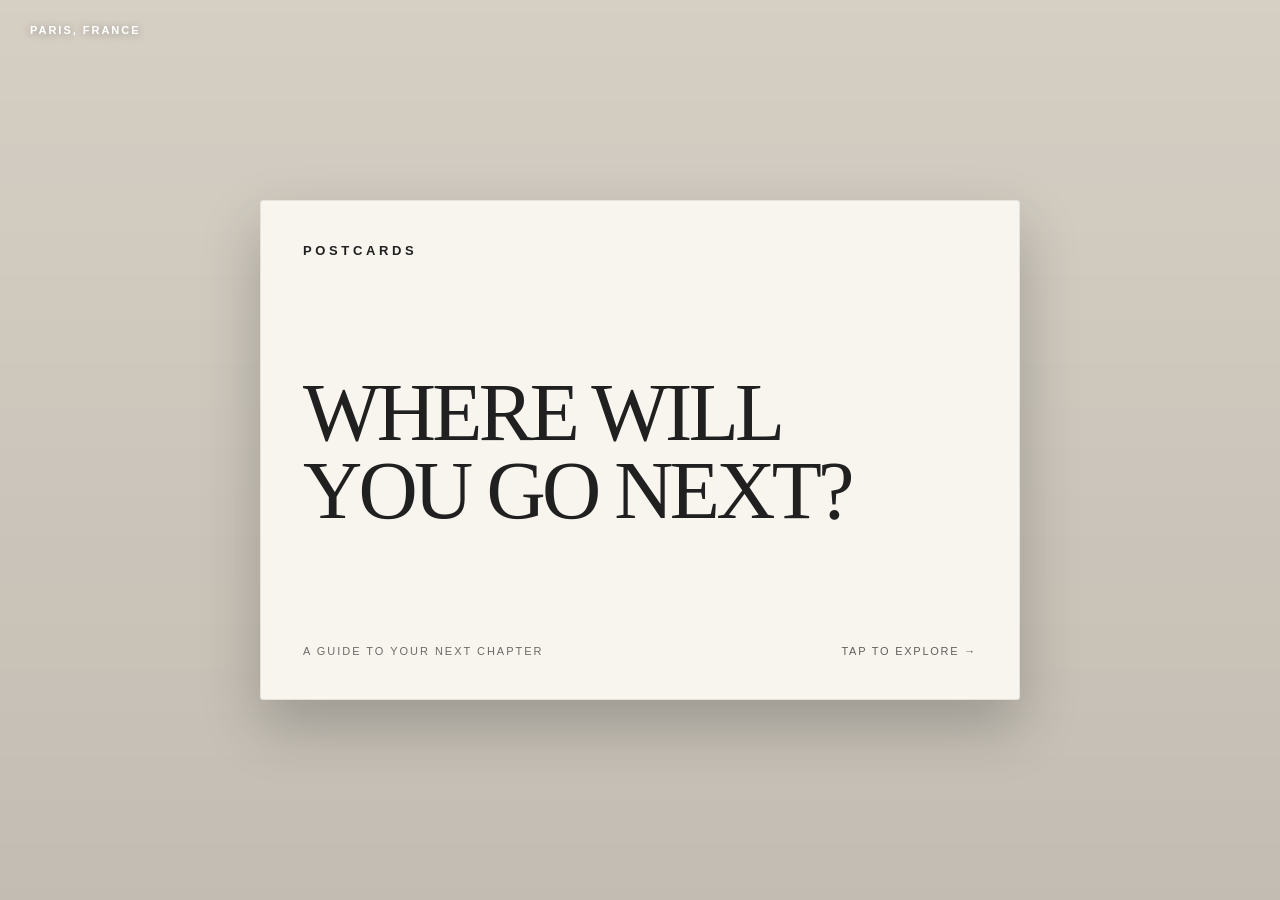
<file: index.html>
<!DOCTYPE html>
<html lang="en">
<head>
  <meta charset="UTF-8">
  <meta name="viewport" content="width=device-width, initial-scale=1.0">

  <title>Postcards — Where will you go next?</title>

  <style>

    * {
      margin: 0;
      padding: 0;
      box-sizing: border-box;
    }

    html,
    body {
      width: 100%;
      height: 100%;
      overflow: hidden;
    }

    body {
      font-family: "Helvetica Neue", Helvetica, Arial, sans-serif;
      background: #e8e1d5;
      color: #202020;
    }

    /* =========================
       BACKGROUND
    ========================= */

    .background {
      position: fixed;
      inset: 0;
      z-index: -2;

      background-size: cover;
      background-position: center;
      background-repeat: no-repeat;

      transform: scale(1.02);
    }

    .background-next {
      position: fixed;
      inset: 0;
      z-index: -1;

      background-size: cover;
      background-position: center;
      background-repeat: no-repeat;

      opacity: 0;

      transition: opacity 1.2s ease-in-out;

      transform: scale(1.02);
    }

    .background::after,
    .background-next::after {
      content: "";
      position: absolute;
      inset: 0;

      background:
        linear-gradient(
          rgba(0, 0, 0, 0.08),
          rgba(0, 0, 0, 0.16)
        );
    }

    /* =========================
       LOCATION
    ========================= */

    .location {
      position: fixed;

      top: 24px;
      left: 30px;

      z-index: 10;

      color: white;

      font-size: 11px;
      font-weight: 700;

      letter-spacing: 0.18em;

      text-transform: uppercase;

      text-shadow:
        0 1px 8px rgba(0, 0, 0, 0.35);

      transition: opacity 0.5s ease;
    }

    /* =========================
       MAIN PAGE
    ========================= */

    .page {
      width: 100%;
      height: 100vh;

      display: flex;
      justify-content: center;
      align-items: center;

      padding: 30px;
    }

    /* =========================
       POSTCARD
    ========================= */

    .postcard-wrapper {
      width: min(760px, 90vw);
      height: min(500px, 65vh);

      perspective: 1600px;

      cursor: pointer;
    }

    .postcard {
      position: relative;

      width: 100%;
      height: 100%;

      transform-style: preserve-3d;

      transition:
        transform 1.1s cubic-bezier(.2,.7,.2,1);

      border-radius: 4px;

      box-shadow:
        0 25px 60px rgba(0, 0, 0, 0.22);

      background: #f4efe5;
    }

    .postcard.flipped {
      transform: rotateY(180deg);
    }

    /* =========================
       BOTH SIDES
    ========================= */

    .postcard-front,
    .postcard-back {
      position: absolute;

      width: 100%;
      height: 100%;

      backface-visibility: hidden;
      -webkit-backface-visibility: hidden;

      border-radius: 4px;

      overflow: hidden;
    }

    /* =========================
       FRONT
    ========================= */

    .postcard-front {
      display: flex;
      flex-direction: column;

      justify-content: space-between;

      padding: 42px;

      background:
        rgba(248, 245, 238, 0.94);

      border: 1px solid rgba(0, 0, 0, 0.08);
    }

    .brand {
      font-size: 13px;
      font-weight: 700;

      letter-spacing: 0.28em;

      text-transform: uppercase;
    }

    .front-center {
      max-width: 600px;
    }

    .front-center h1 {
      font-family: Georgia, "Times New Roman", serif;

      font-size: clamp(45px, 7vw, 82px);

      line-height: 0.94;

      font-weight: 400;

      letter-spacing: -0.045em;

      text-transform: uppercase;
    }

    .front-bottom {
      display: flex;

      justify-content: space-between;
      align-items: flex-end;
    }

    .edition {
      font-size: 11px;

      text-transform: uppercase;

      letter-spacing: 0.18em;

      opacity: 0.65;
    }

    .flip-hint {
      font-size: 11px;

      text-transform: uppercase;

      letter-spacing: 0.16em;

      opacity: 0.7;
    }

    /* =========================
       BACK
    ========================= */

    .postcard-back {
      transform: rotateY(180deg);

      display: grid;

      grid-template-columns: 1fr 1fr;

      background: #f4efe5;
    }

    .back-left {
      padding: 45px;

      display: flex;
      flex-direction: column;

      justify-content: space-between;

      border-right: 1px solid rgba(0, 0, 0, 0.12);
    }

    .back-left h2 {
      font-family: Georgia, "Times New Roman", serif;

      font-size: clamp(38px, 5vw, 62px);

      font-weight: 400;

      line-height: 0.95;

      letter-spacing: -0.04em;
    }

    .back-left p {
      max-width: 320px;

      font-size: 14px;

      line-height: 1.6;

      color: #555;
    }

    .back-right {
      padding: 45px;

      display: flex;

      flex-direction: column;

      justify-content: center;

      gap: 16px;
    }

    .auth-button {
      width: 100%;

      padding: 16px 20px;

      border: 1px solid #222;

      background: transparent;

      color: #222;

      font-size: 12px;

      font-weight: 700;

      text-transform: uppercase;

      letter-spacing: 0.16em;

      cursor: pointer;

      transition: all 0.25s ease;
    }

    .auth-button:hover {
      background: #222;

      color: #f4efe5;
    }

    .auth-button.primary {
      background: #222;

      color: #f4efe5;
    }

    .auth-button.primary:hover {
      background: transparent;

      color: #222;
    }

    .back-small {
      margin-top: 15px;

      font-size: 10px;

      text-align: center;

      text-transform: uppercase;

      letter-spacing: 0.12em;

      opacity: 0.55;
    }

    /* =========================
       AUTH SCREEN
    ========================= */

    .auth-screen {
      position: fixed;

      inset: 0;

      z-index: 20;

      display: none;

      align-items: center;
      justify-content: center;

      padding: 30px;

      background: transparent;
    }

    .auth-screen.active {
      display: flex;
    }

    .auth-card {
      width: min(430px, 90vw);

      padding: 42px;

      background: rgba(248, 245, 238, 0.96);

      border: 1px solid rgba(0, 0, 0, 0.08);

      box-shadow:
        0 25px 60px rgba(0, 0, 0, 0.22);
    }

    .auth-card h2 {
      margin-top: 25px;

      font-family: Georgia, "Times New Roman", serif;

      font-size: 48px;

      font-weight: 400;

      line-height: 0.95;

      letter-spacing: -0.04em;
    }

    .auth-card p {
      margin-top: 18px;

      font-size: 13px;

      line-height: 1.6;

      color: #555;
    }

    .auth-form {
      margin-top: 28px;

      display: flex;

      flex-direction: column;

      gap: 12px;
    }

    .auth-form input,
    .profile-form input,
    .profile-form select {
      width: 100%;

      padding: 15px;

      border: 1px solid rgba(0, 0, 0, 0.25);

      background: transparent;

      font-family: inherit;

      font-size: 13px;

      outline: none;
    }

    .auth-form input:focus,
    .profile-form input:focus,
    .profile-form select:focus {
      border-color: #222;
    }

    .auth-submit,
    .profile-submit {
      width: 100%;

      margin-top: 5px;

      padding: 16px;

      border: 1px solid #222;

      background: #222;

      color: #f4efe5;

      font-size: 12px;

      font-weight: 700;

      text-transform: uppercase;

      letter-spacing: 0.16em;

      cursor: pointer;
    }

    .back-button {
      margin-top: 20px;

      width: 100%;

      padding: 12px;

      border: none;

      background: transparent;

      font-size: 10px;

      text-transform: uppercase;

      letter-spacing: 0.14em;

      cursor: pointer;

      opacity: 0.6;
    }

    .back-button:hover {
      opacity: 1;
    }

    .message {
      margin-top: 12px;

      font-size: 11px;

      line-height: 1.5;

      text-align: center;

      color: #8b3333;
    }

    /* =========================
       PROFILE SCREEN
    ========================= */

    .profile-screen {
      position: fixed;

      inset: 0;

      z-index: 30;

      display: none;

      align-items: center;
      justify-content: center;

      padding: 25px;

      background: rgba(0, 0, 0, 0.18);
    }

    .profile-screen.active {
      display: flex;
    }

    .profile-card {
      width: min(600px, 94vw);

      max-height: 92vh;

      overflow-y: auto;

      padding: 40px;

      background: rgba(248, 245, 238, 0.97);

      box-shadow:
        0 25px 60px rgba(0, 0, 0, 0.25);
    }

    .profile-card h2 {
      margin-top: 20px;

      font-family: Georgia, "Times New Roman", serif;

      font-size: clamp(40px, 7vw, 62px);

      font-weight: 400;

      line-height: 0.95;

      letter-spacing: -0.04em;
    }

    .profile-card p {
      margin-top: 15px;

      max-width: 500px;

      font-size: 13px;

      line-height: 1.6;

      color: #555;
    }

    .profile-form {
      margin-top: 28px;

      display: grid;

      gap: 13px;
    }

    /* =========================
       RESPONSIVE
    ========================= */

    @media (max-width: 700px) {

      .page {
        padding: 18px;
      }

      .location {
        top: 18px;
        left: 20px;
      }

      .postcard-wrapper {
        width: 94vw;
        height: 62vh;
      }

      .postcard-front {
        padding: 28px;
      }

      .front-center h1 {
        font-size: clamp(42px, 12vw, 65px);
      }

      .postcard-back {
        grid-template-columns: 1fr;
      }

      .back-left {
        padding: 28px;

        border-right: none;

        border-bottom: 1px solid rgba(0, 0, 0, 0.12);
      }

      .back-right {
        padding: 28px;
      }

      .back-left h2 {
        font-size: 40px;
      }

      .auth-card {
        padding: 28px;
      }

      .profile-card {
        padding: 28px;
      }

    }

    @media (max-height: 650px) {

      .postcard-wrapper {
        height: 80vh;
      }

      .postcard-front,
      .back-left,
      .back-right {
        padding: 25px;
      }

    }

  </style>
</head>

<body>

  <!-- =========================
       BACKGROUNDS
  ========================== -->

  <div class="background" id="background"></div>

  <div class="background-next" id="backgroundNext"></div>

  <div class="location" id="location">
    Paris, France
  </div>


  <!-- =========================
       MAIN PAGE
  ========================== -->

  <main class="page" id="mainPage">

    <div
      class="postcard-wrapper"
      id="postcardWrapper"
      role="button"
      tabindex="0"
      aria-label="Open Postcards"
    >

      <div class="postcard" id="postcard">

        <!-- =========================
             FRONT OF POSTCARD
        ========================== -->

        <section class="postcard-front">

          <div class="brand">
            POSTCARDS
          </div>

          <div class="front-center">

            <h1>
              Where will<br>
              you go next?
            </h1>

          </div>

          <div class="front-bottom">

            <div class="edition">
              A guide to your next chapter
            </div>

            <div class="flip-hint">
              Tap to explore →
            </div>

          </div>

        </section>


        <!-- =========================
             BACK OF POSTCARD
        ========================== -->

        <section class="postcard-back">

          <div class="back-left">

            <div>

              <div class="brand">
                POSTCARDS
              </div>

              <h2>
                Let's<br>
                find out.
              </h2>

            </div>

            <p>
              Discover universities around the world,
              explore your possibilities, and find the
              place that could become your next chapter.
            </p>

          </div>


          <div class="back-right">

            <button
              class="auth-button primary"
              onclick="goToLogin(event)"
            >
              Log in
            </button>

            <button
              class="auth-button"
              onclick="goToSignup(event)"
            >
              Sign up
            </button>

            <div class="back-small">
              Your journey starts here.
            </div>

          </div>

        </section>

      </div>

    </div>

  </main>


  <!-- =========================
       AUTH SCREEN
  ========================== -->

  <div class="auth-screen" id="authScreen">

    <div class="auth-card">

      <div class="brand">
        POSTCARDS
      </div>

      <h2 id="authTitle">
        Welcome back.
      </h2>

      <p id="authDescription">
        Continue your journey and discover where your next chapter could take you.
      </p>

      <form class="auth-form" id="authForm">

        <input
          id="emailInput"
          type="email"
          placeholder="Email"
          required
        >

        <input
          id="passwordInput"
          type="password"
          placeholder="Password"
          required
          minlength="6"
        >

        <button
          class="auth-submit"
          id="authSubmit"
          type="submit"
        >
          Log in
        </button>

      </form>

      <div class="message" id="authMessage"></div>

      <button
        class="back-button"
        onclick="closeAuth(event)"
      >
        ← Back to postcard
      </button>

    </div>

  </div>


  <!-- =========================
       PROFILE QUESTIONNAIRE
  ========================== -->

  <div class="profile-screen" id="profileScreen">

    <div class="profile-card">

      <div class="brand">
        POSTCARDS
      </div>

      <h2>
        Tell us about<br>
        yourself.
      </h2>

      <p>
        This helps us personalize your university research journey.
      </p>

      <form class="profile-form" id="profileForm">

        <input
          id="schoolInput"
          type="text"
          placeholder="What school do you attend?"
          required
        >

        <input
          id="countryInput"
          type="text"
          placeholder="What country are you from?"
          required
        >

        <input
          id="studyCountryInput"
          type="text"
          placeholder="Where would you like to study?"
          required
        >

        <input
          id="interestInput"
          type="text"
          placeholder="What are you interested in?"
          required
        >

        <input
          id="studyInput"
          type="text"
          placeholder="What do you want to study?"
          required
        >

        <button
          class="profile-submit"
          type="submit"
        >
          Start exploring
        </button>

      </form>

    </div>

  </div>


  <script>

    /* =========================
       BACKGROUNDS
    ========================= */

    const backgrounds = [

      {
        image:
          "https://images.unsplash.com/photo-1502602898657-3e91760cbb34?auto=format&fit=crop&w=2000&q=90",
        location:
          "Paris, France"
      },

      {
        image:
          "https://images.unsplash.com/photo-1539037116277-4db20889f2d4?auto=format&fit=crop&w=2000&q=90",
        location:
          "Barcelona, Spain"
      },

      {
        image:
          "https://images.unsplash.com/photo-1500534623283-312aade485b7?auto=format&fit=crop&w=2000&q=90",
        location:
          "Queenstown, New Zealand"
      },

      {
        image:
          "https://images.unsplash.com/photo-1518391846015-55a9cc003b25?auto=format&fit=crop&w=2000&q=90",
        location:
          "New York, Usa"
      },

      {
        image:
          "https://images.unsplash.com/photo-1493976040374-85c8e12f0c0e?auto=format&fit=crop&w=2000&q=90",
        location:
          "Kyoto, Japan"
      },

      {
        image:
          "https://images.unsplash.com/photo-1519501025264-65ba15a82390?auto=format&fit=crop&w=2000&q=90",
        location:
          "New York City, USA"
      }

    ];


    const background =
      document.getElementById("background");

    const backgroundNext =
      document.getElementById("backgroundNext");

    const locationText =
      document.getElementById("location");

    let currentBackground = 0;


    /* PRELOAD IMAGES */

    backgrounds.forEach(function(place) {

      const image = new Image();

      image.src = place.image;

    });


    background.style.backgroundImage =
      `url("${backgrounds[0].image}")`;

    locationText.textContent =
      backgrounds[0].location;


    function changeBackground() {

      const nextBackground =
        (currentBackground + 1) % backgrounds.length;

      backgroundNext.style.backgroundImage =
        `url("${backgrounds[nextBackground].image}")`;

      backgroundNext.style.opacity = "1";

      locationText.style.opacity = "0";


      setTimeout(function() {

        locationText.textContent =
          backgrounds[nextBackground].location;

        locationText.style.opacity = "1";

      }, 400);


      setTimeout(function() {

        background.style.backgroundImage =
          `url("${backgrounds[nextBackground].image}")`;

        backgroundNext.style.opacity = "0";

      }, 1200);


      currentBackground =
        nextBackground;

    }


    setInterval(changeBackground, 4000);


    /* =========================
       POSTCARD FLIP
    ========================= */

    const wrapper =
      document.getElementById("postcardWrapper");

    const postcard =
      document.getElementById("postcard");


    function flipPostcard() {

      postcard.classList.toggle("flipped");

    }


    wrapper.addEventListener("click", function(event) {

      if (
        event.target.closest(".auth-button")
      ) {
        return;
      }

      flipPostcard();

    });


    wrapper.addEventListener("keydown", function(event) {

      if (
        event.key === "Enter" ||
        event.key === " "
      ) {

        event.preventDefault();

        flipPostcard();

      }

    });


    /* =========================
       AUTH MODE
    ========================= */

    let authMode = "login";


    function goToLogin(event) {

      event.stopPropagation();

      authMode = "login";

      document
        .getElementById("mainPage")
        .style.display = "none";

      document
        .getElementById("authScreen")
        .classList.add("active");

      document
        .getElementById("authTitle")
        .textContent = "Welcome back.";

      document
        .getElementById("authDescription")
        .textContent =
          "Continue your journey and discover where your next chapter could take you.";

      document
        .getElementById("authSubmit")
        .textContent = "Log in";

      document
        .getElementById("authMessage")
        .textContent = "";

    }


    function goToSignup(event) {

      event.stopPropagation();

      authMode = "signup";

      document
        .getElementById("mainPage")
        .style.display = "none";

      document
        .getElementById("authScreen")
        .classList.add("active");

      document
        .getElementById("authTitle")
        .textContent = "Start your journey.";

      document
        .getElementById("authDescription")
        .textContent =
          "Create your Postcards account and start exploring universities around the world.";

      document
        .getElementById("authSubmit")
        .textContent = "Sign up";

      document
        .getElementById("authMessage")
        .textContent = "";

    }


    /* =========================
       CLOSE AUTH
    ========================= */

    function closeAuth(event) {

      event.stopPropagation();

      document
        .getElementById("authScreen")
        .classList.remove("active");

      document
        .getElementById("mainPage")
        .style.display = "flex";

      document
        .getElementById("authForm")
        .reset();

      document
        .getElementById("authMessage")
        .textContent = "";

    }


    /* =========================
       AUTHENTICATION
    ========================= */

    document
      .getElementById("authForm")
      .addEventListener(
        "submit",
        handleAuth
      );


    function handleAuth(event) {

      event.preventDefault();


      const email =
        document
          .getElementById("emailInput")
          .value
          .trim()
          .toLowerCase();


      const password =
        document
          .getElementById("passwordInput")
          .value;


      const message =
        document.getElementById("authMessage");


      /* =========================
         SIGN UP
      ========================= */

      if (authMode === "signup") {

        const existingUser =
          localStorage.getItem(
            "postcardsUser"
          );


        if (existingUser) {

          const user =
            JSON.parse(existingUser);


          if (user.email === email) {

            message.textContent =
              "An account with this email already exists. Try logging in.";

            return;

          }

        }


        const newUser = {

          email: email,

          password: password,

          profile: null

        };


        localStorage.setItem(
          "postcardsUser",
          JSON.stringify(newUser)
        );


        localStorage.setItem(
          "postcardsLoggedIn",
          "true"
        );


        document
          .getElementById("authScreen")
          .classList.remove("active");


        document
          .getElementById("profileScreen")
          .classList.add("active");


        document
          .getElementById("authForm")
          .reset();


        return;

      }


      /* =========================
         LOGIN
      ========================= */

      const savedUser =
        localStorage.getItem(
          "postcardsUser"
        );


      if (!savedUser) {

        message.textContent =
          "No account exists yet. Please sign up first.";

        return;

      }


      const user =
        JSON.parse(savedUser);


      if (
        user.email !== email ||
        user.password !== password
      ) {

        message.textContent =
          "Incorrect email or password. Please try again.";

        return;

      }


      localStorage.setItem(
        "postcardsLoggedIn",
        "true"
      );


      document
        .getElementById("authScreen")
        .classList.remove("active");


      document
        .getElementById("authForm")
        .reset();


      /*
        There is intentionally NO embedded
        discovery/app screen here.

        After login, send the user to the
        separate discover.html page.
      */

      window.location.href = "discover.html";

    }


    /* =========================
       PROFILE QUESTIONNAIRE
    ========================= */

    document
      .getElementById("profileForm")
      .addEventListener(
        "submit",
        handleProfile
      );


    function handleProfile(event) {

      event.preventDefault();


      const savedUser =
        localStorage.getItem(
          "postcardsUser"
        );


      if (!savedUser) {
        return;
      }


      const user =
        JSON.parse(savedUser);


      user.profile = {

        school:
          document
            .getElementById("schoolInput")
            .value
            .trim(),

        country:
          document
            .getElementById("countryInput")
            .value
            .trim(),

        studyCountry:
          document
            .getElementById("studyCountryInput")
            .value
            .trim(),

        interests:
          document
            .getElementById("interestInput")
            .value
            .trim(),

        intendedStudy:
          document
            .getElementById("studyInput")
            .value
            .trim()

      };


      localStorage.setItem(
        "postcardsUser",
        JSON.stringify(user)
      );


      document
        .getElementById("profileScreen")
        .classList.remove("active");


      document
        .getElementById("profileForm")
        .reset();


      /*
        After completing the questionnaire,
        go to the separate discover page.
      */

      window.location.href = "discover.html";

    }

  </script>

</body>
</html>
</file>
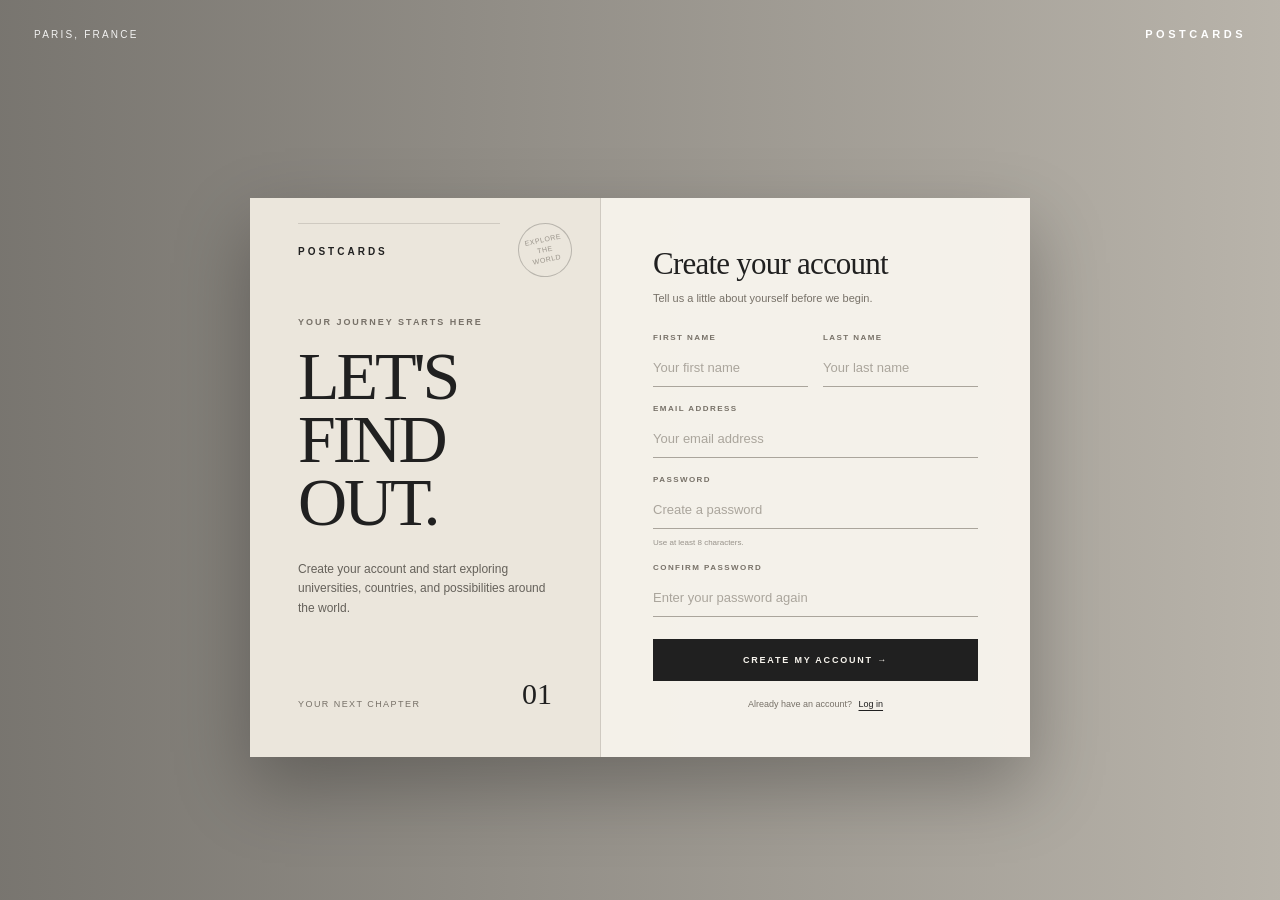
<file: account.html>
<!DOCTYPE html>
<html lang="en">
<head>
    <meta charset="UTF-8">
    <meta
        name="viewport"
        content="width=device-width, initial-scale=1.0"
    >
    <title>Postcards — Let's Find Out</title>
    <style>
        /* =====================================================
           RESET
        ===================================================== */
        * {
            margin: 0;
            padding: 0;
            box-sizing: border-box;
        }
        html,
        body {
            width: 100%;
            height: 100%;
        }
        body {
            overflow: hidden;
            font-family:
                Arial,
                Helvetica,
                sans-serif;
            color: #202020;
            background: #e9e4da;
        }
        /* =====================================================
           MOVING WORLD BACKGROUND
        ===================================================== */
        .world {
            position: fixed;
            inset: 0;
            overflow: hidden;
            background: #d9d3c8;
            z-index: -2;
        }
        .background-image {
            position: absolute;
            inset: -4%;
            background-size: cover;
            background-position: center;
            opacity: 0;
            transform: scale(1.05);
            transition:
                opacity 1.5s ease,
                transform 8s ease;
        }
        .background-image.active {
            opacity: 1;
            transform: scale(1);
        }
        .world::after {
            content: "";
            position: absolute;
            inset: 0;
            background:
                linear-gradient(
                    90deg,
                    rgba(15, 15, 15, 0.48),
                    rgba(15, 15, 15, 0.16)
                );
            z-index: 3;
            pointer-events: none;
        }
        /* =====================================================
           TOP NAVIGATION
        ===================================================== */
        .top-bar {
            position: fixed;
            top: 0;
            left: 0;
            right: 0;
            padding:
                28px 34px;
            display: flex;
            justify-content: space-between;
            align-items: center;
            z-index: 20;
            color: white;
        }
        .location {
            font-size: 10px;
            letter-spacing: 0.22em;
            text-transform: uppercase;
            opacity: 0.9;
        }
        .logo {
            font-size: 11px;
            font-weight: 700;
            letter-spacing: 0.32em;
            text-transform: uppercase;
        }
        /* =====================================================
           MAIN
        ===================================================== */
        .screen {
            position: relative;
            z-index: 10;
            width: 100%;
            height: 100vh;
            display: flex;
            align-items: center;
            justify-content: center;
            padding: 90px 25px 35px;
        }
        /* =====================================================
           POSTCARD ACCOUNT CARD
        ===================================================== */
        .account-card {
            position: relative;
            width:
                min(
                    780px,
                    92vw
                );
            min-height: 500px;
            background:
                rgba(
                    247,
                    244,
                    237,
                    0.97
                );
            box-shadow:
                0 30px 70px
                rgba(0, 0, 0, 0.28);
            display: grid;
            grid-template-columns:
                0.9fr 1.1fr;
            overflow: hidden;
            animation:
                cardEntrance
                0.8s
                cubic-bezier(.2,.8,.2,1)
                forwards;
        }
        @keyframes cardEntrance {
            from {
                opacity: 0;
                transform:
                    translateY(30px)
                    scale(0.98);
            }
            to {
                opacity: 1;
                transform:
                    translateY(0)
                    scale(1);
            }
        }
        /* =====================================================
           LEFT SIDE
        ===================================================== */
        .intro {
            position: relative;
            padding: 48px;
            display: flex;
            flex-direction: column;
            justify-content: space-between;
            background:
                #ebe6dc;
            border-right:
                1px solid
                rgba(0,0,0,0.12);
        }
        .intro-brand {
            font-size: 10px;
            font-weight: 700;
            letter-spacing: 0.3em;
            text-transform: uppercase;
        }
        .intro-main {
            margin-top: auto;
            margin-bottom: auto;
        }
        .eyebrow {
            font-size: 9px;
            font-weight: 700;
            letter-spacing: 0.22em;
            text-transform: uppercase;
            color: #777168;
            margin-bottom: 18px;
        }
        .intro h1 {
            font-family:
                Georgia,
                "Times New Roman",
                serif;
            font-size:
                clamp(
                    42px,
                    6vw,
                    68px
                );
            font-weight: 400;
            line-height: 0.93;
            letter-spacing:
                -0.045em;
            text-transform: uppercase;
        }
        .intro-description {
            max-width: 270px;
            margin-top: 25px;
            font-size: 12px;
            line-height: 1.65;
            color: #65615a;
        }
        .intro-footer {
            display: flex;
            justify-content: space-between;
            align-items: flex-end;
            gap: 15px;
        }
        .route {
            font-size: 9px;
            letter-spacing: 0.16em;
            text-transform: uppercase;
            color: #777168;
        }
        .number {
            font-family:
                Georgia,
                serif;
            font-size: 30px;
            line-height: 1;
        }
        /* =====================================================
           RIGHT SIDE / FORM
        ===================================================== */
        .form-section {
            padding:
                48px 52px;
            display: flex;
            flex-direction: column;
            justify-content: center;
        }
        .form-heading {
            margin-bottom: 27px;
        }
        .form-heading h2 {
            font-family:
                Georgia,
                "Times New Roman",
                serif;
            font-size: 31px;
            font-weight: 400;
            letter-spacing: -0.025em;
            margin-bottom: 8px;
        }
        .form-heading p {
            font-size: 11px;
            line-height: 1.5;
            color: #777168;
        }
        /* =====================================================
           FORM
        ===================================================== */
        .form {
            width: 100%;
        }
        .name-row {
            display: grid;
            grid-template-columns:
                1fr 1fr;
            gap: 15px;
        }
        .field {
            margin-bottom: 17px;
        }
        .field label {
            display: block;
            font-size: 8px;
            font-weight: 700;
            letter-spacing: 0.18em;
            text-transform: uppercase;
            color: #777168;
            margin-bottom: 7px;
        }
        .input {
            width: 100%;
            padding:
                11px 0;
            border: none;
            border-bottom:
                1px solid
                #aaa59c;
            background: transparent;
            outline: none;
            font-family:
                Arial,
                Helvetica,
                sans-serif;
            font-size: 13px;
            color: #202020;
            transition:
                border-color
                0.25s ease;
        }
        .input::placeholder {
            color: #aaa59c;
        }
        .input:focus {
            border-bottom:
                1px solid
                #202020;
        }
        .password-note {
            margin-top: -8px;
            margin-bottom: 16px;
            font-size: 8px;
            color: #97928a;
        }
        /* =====================================================
           CREATE ACCOUNT BUTTON
        ===================================================== */
        .create-button {
            width: 100%;
            margin-top: 5px;
            padding: 15px 18px;
            border:
                1px solid
                #202020;
            background:
                #202020;
            color:
                #f7f4ed;
            font-size: 9px;
            font-weight: 700;
            letter-spacing: 0.2em;
            text-transform: uppercase;
            cursor: pointer;
            transition:
                background 0.25s ease,
                color 0.25s ease,
                transform 0.25s ease;
        }
        .create-button:hover {
            background:
                transparent;
            color:
                #202020;
            transform:
                translateY(-2px);
        }
        /* =====================================================
           LOGIN
        ===================================================== */
        .login-link {
            margin-top: 18px;
            text-align: center;
            font-size: 9px;
            color: #777168;
        }
        .login-link button {
            border: none;
            background: transparent;
            padding: 0;
            margin-left: 4px;
            color: #202020;
            font-family: inherit;
            font-size: inherit;
            text-decoration:
                underline;
            text-underline-offset: 3px;
            cursor: pointer;
        }
        /* =====================================================
           POSTCARD DETAILS
        ===================================================== */
        .postmark {
            position: absolute;
            top: 25px;
            right: 28px;
            width: 54px;
            height: 54px;
            border:
                1px solid
                rgba(0,0,0,0.3);
            border-radius: 50%;
            display: flex;
            align-items: center;
            justify-content: center;
            text-align: center;
            font-size: 7px;
            letter-spacing: 0.08em;
            line-height: 1.4;
            text-transform: uppercase;
            color: #777168;
            transform:
                rotate(-12deg);
            opacity: 0.7;
        }
        .line {
            position: absolute;
            top: 25px;
            left: 48px;
            right: 100px;
            height: 1px;
            background:
                rgba(0,0,0,0.12);
        }
        /* =====================================================
           RESPONSIVE
        ===================================================== */
        @media (max-width: 720px) {
            body {
                overflow-y: auto;
            }
            .screen {
                min-height: 100vh;
                height: auto;
                padding:
                    90px 18px 30px;
            }
            .account-card {
                width: 94vw;
                grid-template-columns:
                    1fr;
                min-height: auto;
            }
            .intro {
                min-height: 300px;
                padding: 32px;
                border-right: none;
                border-bottom:
                    1px solid
                    rgba(0,0,0,0.12);
            }
            .intro h1 {
                font-size: 50px;
            }
            .form-section {
                padding:
                    34px 30px 38px;
            }
            .line {
                left: 32px;
                right: 95px;
                top: 20px;
            }
            .postmark {
                top: 19px;
                right: 20px;
            }
        }
        @media (max-width: 480px) {
            .top-bar {
                padding:
                    20px;
            }
            .location {
                font-size: 8px;
            }
            .logo {
                font-size: 9px;
                letter-spacing:
                    0.22em;
            }
            .name-row {
                grid-template-columns:
                    1fr;
                gap: 0;
            }
            .intro {
                min-height: 280px;
            }
            .intro h1 {
                font-size: 43px;
            }
        }
    </style>
</head>
<body>
    <!-- =====================================================
         WORLD BACKGROUND
    ====================================================== -->
    <div class="world">
        <div
            class="background-image active"
            id="backgroundA"
        ></div>
        <div
            class="background-image"
            id="backgroundB"
        ></div>
    </div>
    <!-- =====================================================
         TOP BAR
    ====================================================== -->
    <header class="top-bar">
        <div
            class="location"
            id="location"
        >
            Paris, France
        </div>
        <div class="logo">
            POSTCARDS
        </div>
    </header>
    <!-- =====================================================
         MAIN
    ====================================================== -->
    <main class="screen">
        <section class="account-card">
            <!-- ==============================================
                 LEFT INTRO
            =============================================== -->
            <div class="intro">
                <div>
                    <div class="intro-brand">
                        POSTCARDS
                    </div>
                </div>
                <div class="intro-main">
                    <div class="eyebrow">
                        YOUR JOURNEY STARTS HERE
                    </div>
                    <h1>
                        Let's<br>
                        find out.
                    </h1>
                    <p class="intro-description">
                        Create your account and start
                        exploring universities,
                        countries, and possibilities
                        around the world.
                    </p>
                </div>
                <div class="intro-footer">
                    <div class="route">
                        Your next chapter
                    </div>
                    <div class="number">
                        01
                    </div>
                </div>
                <div class="line"></div>
                <div class="postmark">
                    EXPLORE<br>
                    THE<br>
                    WORLD
                </div>
            </div>
            <!-- ==============================================
                 FORM
            =============================================== -->
            <div class="form-section">
                <div class="form-heading">
                    <h2>
                        Create your account
                    </h2>
                    <p>
                        Tell us a little about yourself
                        before we begin.
                    </p>
                </div>
                <form
                    class="form"
                    id="accountForm"
                >
                    <!-- NAME -->
                    <div class="name-row">
                        <div class="field">
                            <label for="firstName">
                                First name
                            </label>
                            <input
                                class="input"
                                id="firstName"
                                type="text"
                                placeholder="Your first name"
                                autocomplete="given-name"
                                required
                            >
                        </div>
                        <div class="field">
                            <label for="lastName">
                                Last name
                            </label>
                            <input
                                class="input"
                                id="lastName"
                                type="text"
                                placeholder="Your last name"
                                autocomplete="family-name"
                                required
                            >
                        </div>
                    </div>
                    <!-- EMAIL -->
                    <div class="field">
                        <label for="email">
                            Email address
                        </label>
                        <input
                            class="input"
                            id="email"
                            type="email"
                            placeholder="Your email address"
                            autocomplete="email"
                            required
                        >
                    </div>
                    <!-- PASSWORD -->
                    <div class="field">
                        <label for="password">
                            Password
                        </label>
                        <input
                            class="input"
                            id="password"
                            type="password"
                            placeholder="Create a password"
                            autocomplete="new-password"
                            required
                        >
                    </div>
                    <div class="password-note">
                        Use at least 8 characters.
                    </div>
                    <!-- CONFIRM PASSWORD -->
                    <div class="field">
                        <label for="confirmPassword">
                            Confirm password
                        </label>
                        <input
                            class="input"
                            id="confirmPassword"
                            type="password"
                            placeholder="Enter your password again"
                            autocomplete="new-password"
                            required
                        >
                    </div>
                    <!-- CREATE -->
                    <button
                        class="create-button"
                        type="submit"
                    >
                        Create my account →
                    </button>
                </form>
                <!-- LOGIN -->
                <div class="login-link">
                    Already have an account?
                    <button
                        id="loginLink"
                        type="button"
                    >
                        Log in
                    </button>
                </div>
            </div>
        </section>
    </main>
    <script>
        /* =====================================================
           DESTINATIONS
        ===================================================== */
        const destinations = [
            {
                name: "Paris, France",
                image:
                    "https://images.unsplash.com/photo-1502602898657-3e91760cbb34?auto=format&fit=crop&w=2200&q=90"
            },
            {
                name: "Tokyo, Japan",
                image:
                    "https://images.unsplash.com/photo-1513407030348-c983a97b98d8?auto=format&fit=crop&w=2200&q=90"
            },
            {
                name: "New York, USA",
                image:
                    "https://images.unsplash.com/photo-1496588152823-86ff7695e68f?auto=format&fit=crop&w=2200&q=90"
            },
            {
                name: "Barcelona, Spain",
                image:
                    "https://images.unsplash.com/photo-1539037116277-4db20889f2d4?auto=format&fit=crop&w=2200&q=90"
            },
            {
                name: "Seoul, South Korea",
                image:
                    "https://images.unsplash.com/photo-1538485399081-7c8979d1d5f1?auto=format&fit=crop&w=2200&q=90"
            },
            {
                name: "Santorini, Greece",
                image:
                    "https://images.unsplash.com/photo-1570077188670-e3a8d69ac5ff?auto=format&fit=crop&w=2200&q=90"
            },
            {
                name: "London, England",
                image:
                    "https://images.unsplash.com/photo-1513635269975-59663e0ac1ad?auto=format&fit=crop&w=2200&q=90"
            },
            {
                name: "Rome, Italy",
                image:
                    "https://images.unsplash.com/photo-1529260830199-42c24126f198?auto=format&fit=crop&w=2200&q=90"
            }
        ];
        /* =====================================================
           ELEMENTS
        ===================================================== */
        const backgroundA =
            document.getElementById(
                "backgroundA"
            );
        const backgroundB =
            document.getElementById(
                "backgroundB"
            );
        const locationText =
            document.getElementById(
                "location"
            );
        const accountForm =
            document.getElementById(
                "accountForm"
            );
        const loginLink =
            document.getElementById(
                "loginLink"
            );
        /* =====================================================
           BACKGROUND SYSTEM
        ===================================================== */
        let currentDestination = 0;
        let showingA = true;
        function preloadImages() {
            destinations.forEach(
                destination => {
                    const image =
                        new Image();
                    image.src =
                        destination.image;
                }
            );
        }
        function setInitialBackground() {
            backgroundA.style.backgroundImage =
                `url("${destinations[0].image}")`;
            locationText.textContent =
                destinations[0].name;
        }
        function changeDestination() {
            currentDestination++;
            if (
                currentDestination >=
                destinations.length
            ) {
                currentDestination = 0;
            }
            const destination =
                destinations[
                    currentDestination
                ];
            const nextBackground =
                showingA
                    ? backgroundB
                    : backgroundA;
            const oldBackground =
                showingA
                    ? backgroundA
                    : backgroundB;
            nextBackground.style.backgroundImage =
                `url("${destination.image}")`;
            const image =
                new Image();
            image.onload =
                function() {
                    nextBackground.classList.add(
                        "active"
                    );
                    oldBackground.classList.remove(
                        "active"
                    );
                    showingA =
                        !showingA;
                    locationText.textContent =
                        destination.name;
                };
            image.src =
                destination.image;
        }
        setInitialBackground();
        preloadImages();
        setInterval(
            changeDestination,
            7000
        );
        /* =====================================================
           ACCOUNT CREATION
           KEEPING YOUR ORIGINAL FUNCTIONALITY
        ===================================================== */
        accountForm.addEventListener(
            "submit",
            function(event) {
                event.preventDefault();
                const firstName =
                    document.getElementById(
                        "firstName"
                    ).value.trim();
                const lastName =
                    document.getElementById(
                        "lastName"
                    ).value.trim();
                const email =
                    document.getElementById(
                        "email"
                    ).value.trim();
                const password =
                    document.getElementById(
                        "password"
                    ).value;
                const confirmPassword =
                    document.getElementById(
                        "confirmPassword"
                    ).value;
                /* PASSWORD LENGTH */
                if (
                    password.length < 8
                ) {
                    alert(
                        "Your password must contain at least 8 characters."
                    );
                    return;
                }
                /* PASSWORD MATCH */
                if (
                    password !==
                    confirmPassword
                ) {
                    alert(
                        "The passwords do not match."
                    );
                    return;
                }
                /* SAVE ACCOUNT */
                const account = {
                    firstName:
                        firstName,
                    lastName:
                        lastName,
                    email:
                        email
                };
                localStorage.setItem(
                    "postcardsAccount",
                    JSON.stringify(
                        account
                    )
                );
                /* GO TO ONBOARDING */
                window.location.href =
                    "onboarding.html";
            }
        );
        /* =====================================================
           LOGIN
           FIXED — NOW GOES TO LOGIN.HTML
        ===================================================== */
        loginLink.addEventListener(
            "click",
            function() {
                window.location.href =
                    "login.html";
            }
        );
    </script>
</body>
</html>
</file>
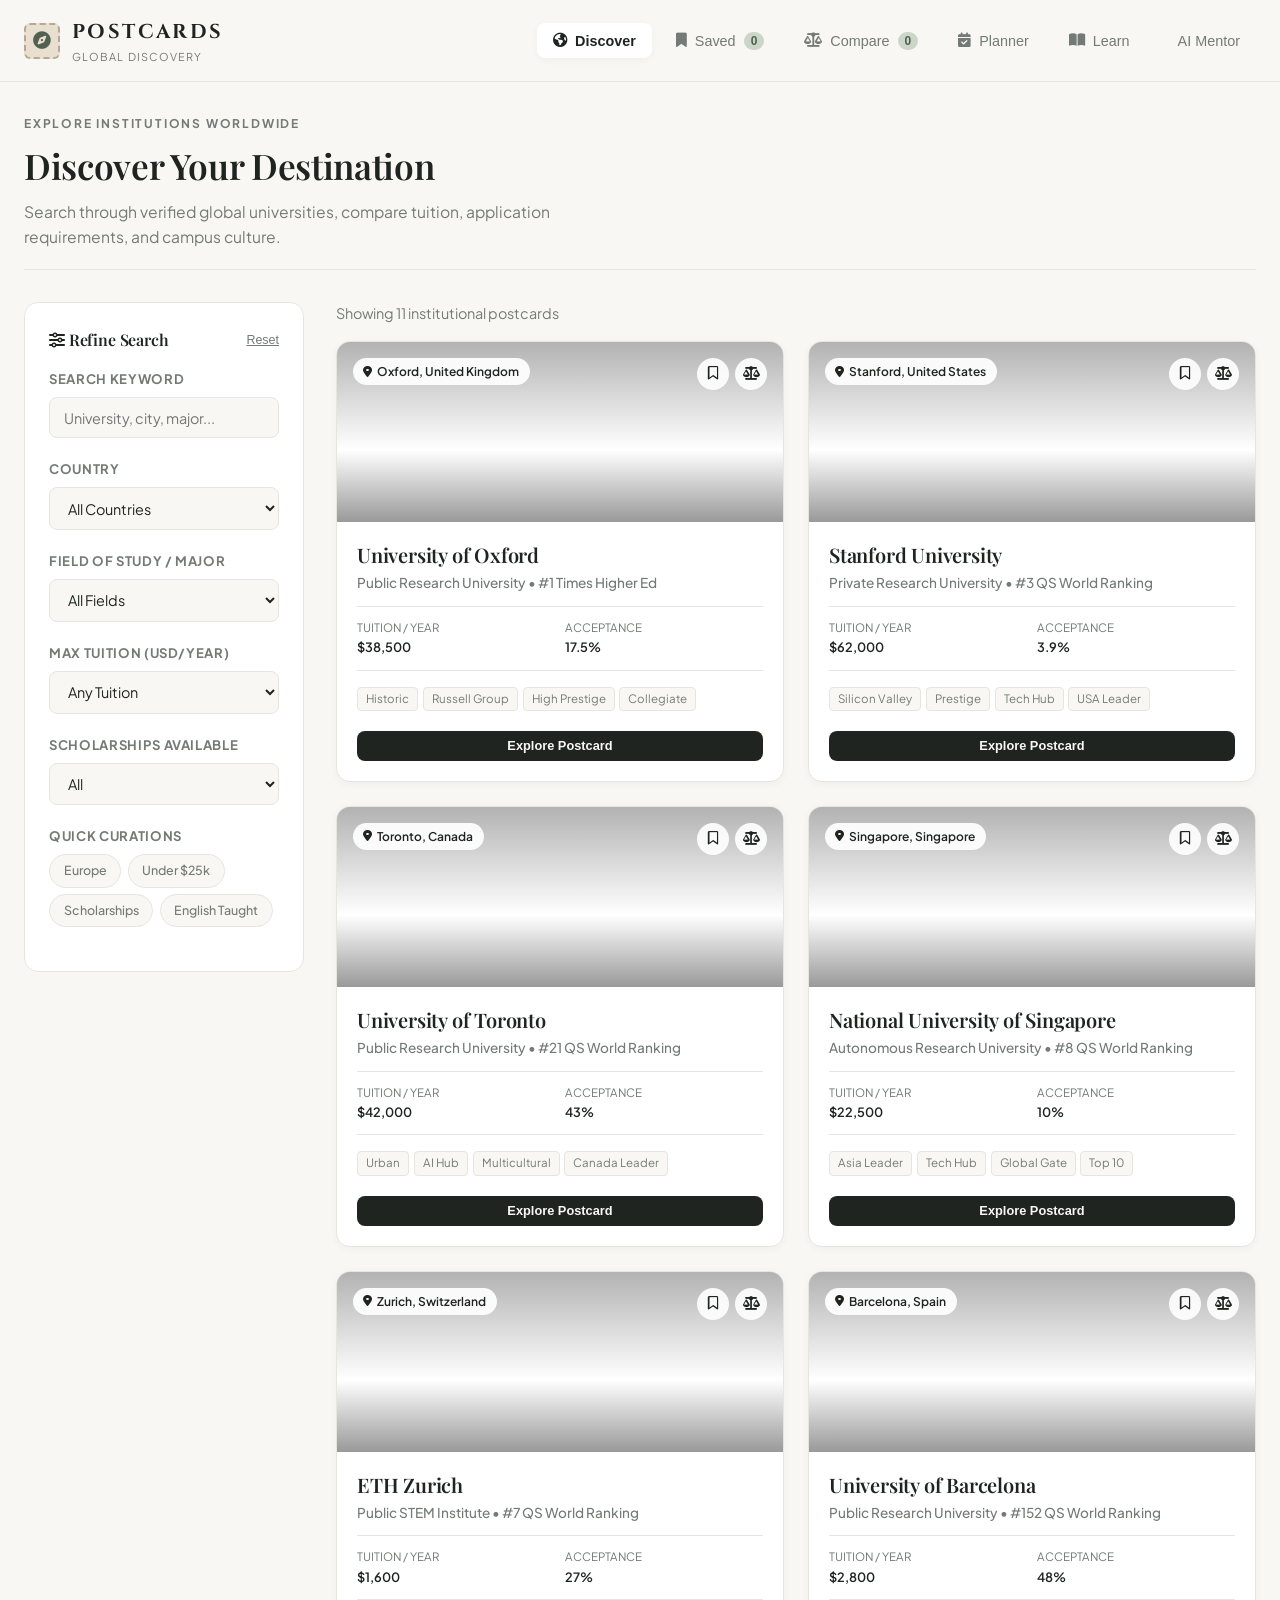
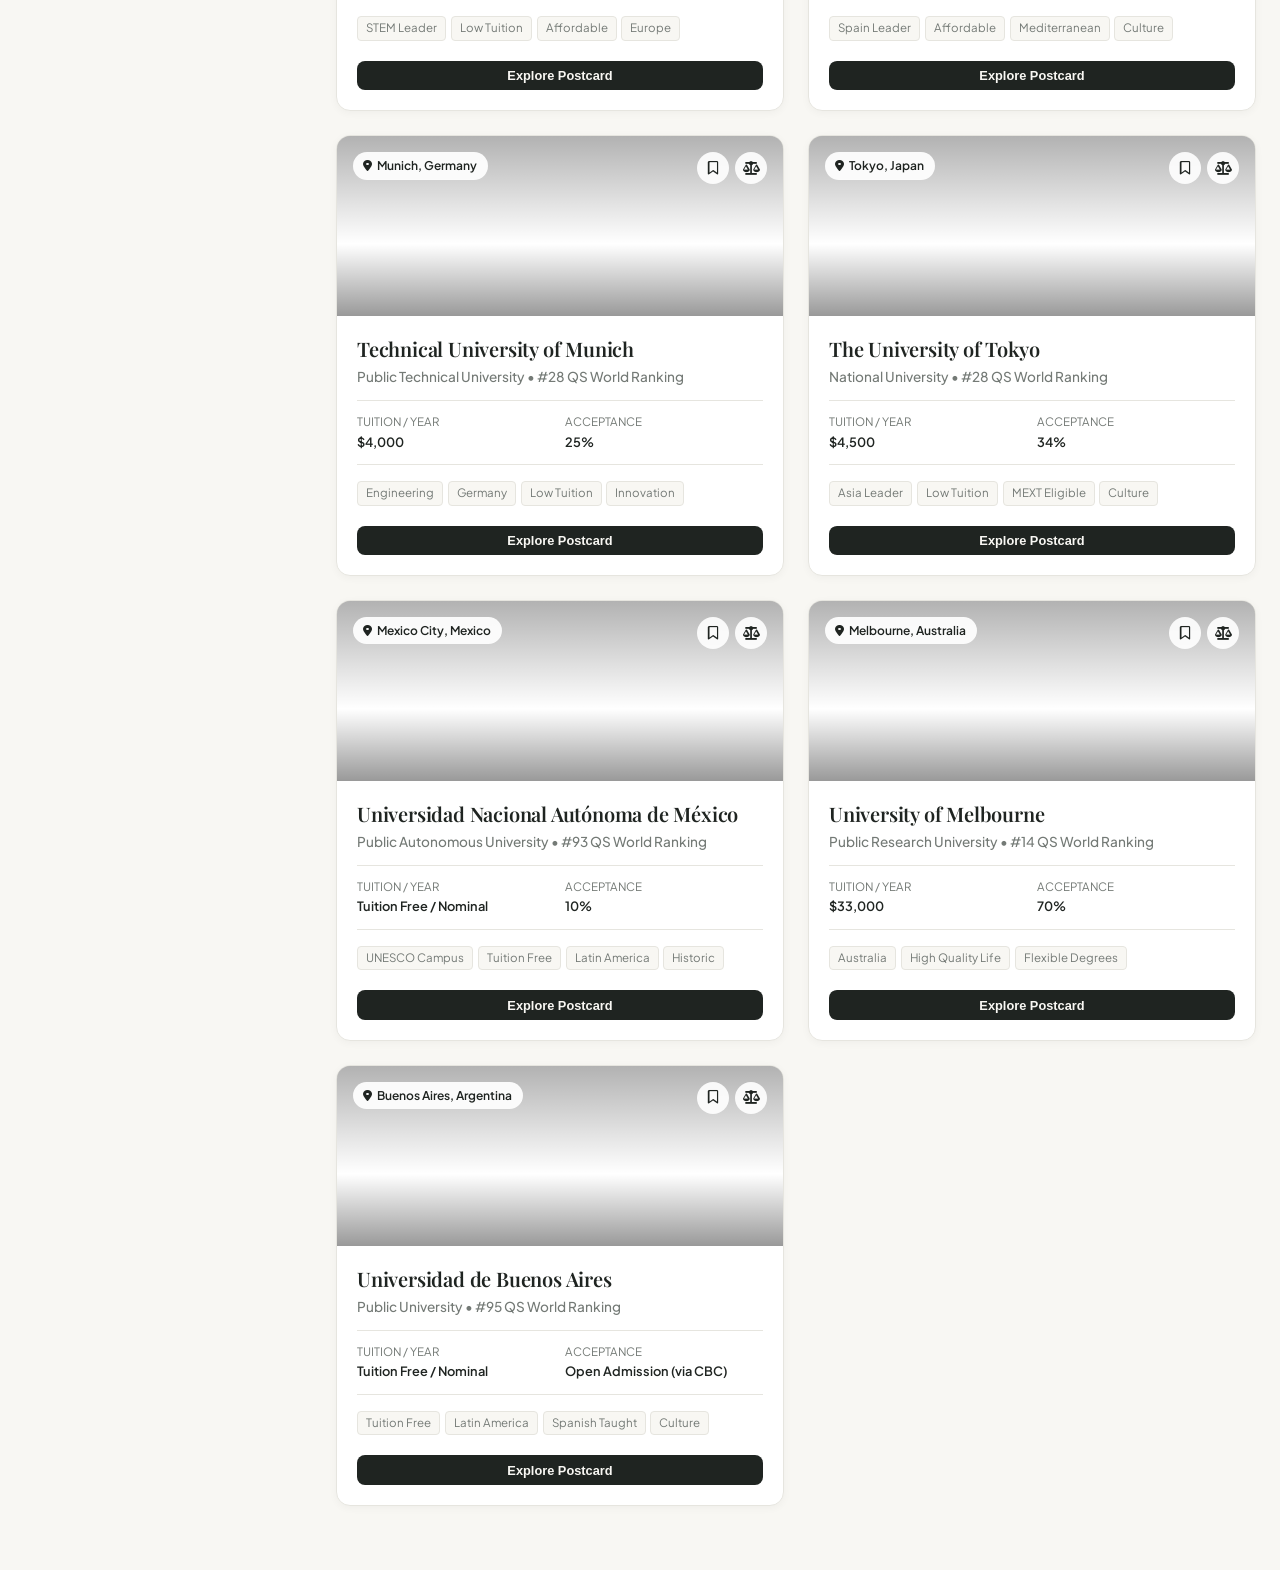
<file: discover.html>
<!DOCTYPE html>
<html lang="en">
<head>
    <meta charset="UTF-8">
    <meta name="viewport" content="width=device-width, initial-scale=1.0">
    <title>Postcards — Global University Discovery & Research Platform</title>
    <!-- Google Fonts -->
    <link rel="preconnect" href="https://fonts.googleapis.com">
    <link rel="preconnect" href="https://fonts.gstatic.com" crossorigin>
    <link href="https://fonts.googleapis.com/css2?family=Cinzel:wght@500;600;700&family=Plus+Jakarta+Sans:wght@300;400;500;600;700&family=Playfair+Display:ital,wght@0,500;0,600;1,400&display=swap" rel="stylesheet">
    <!-- FontAwesome icons -->
    <link rel="stylesheet" href="https://cdnjs.cloudflare.com/ajax/libs/font-awesome/6.4.0/css/all.min.css">

    <style>
        :root {
            --ink: #1f2421;
            --muted: #747a76;
            --paper: #f8f7f3;
            --card: #ffffff;
            --line: #e6e5df;
            --sage: #cbd6c9;
            --sage-dark: #526052;
            --sand: #e8dfd1;
            --sand-dark: #b8a892;
            --blue: #dce5e9;
            --blue-dark: #4a6fa5;
            --rose: #eadbd8;
            --rose-dark: #9e6d68;
            --shadow-sm: 0 2px 8px rgba(31, 36, 33, 0.04);
            --shadow-md: 0 8px 24px rgba(31, 36, 33, 0.07);
            --shadow-lg: 0 16px 36px rgba(31, 36, 33, 0.12);
            --radius-sm: 8px;
            --radius-md: 14px;
            --radius-lg: 20px;
            --transition: all 0.25s cubic-bezier(0.16, 1, 0.3, 1);
        }

        * {
            box-sizing: border-box;
            margin: 0;
            padding: 0;
        }

        body {
            font-family: 'Plus Jakarta Sans', -apple-system, BlinkMacSystemFont, sans-serif;
            background-color: var(--paper);
            color: var(--ink);
            line-height: 1.6;
            -webkit-font-smoothing: antialiased;
            min-height: 100vh;
            display: flex;
            flex-direction: column;
        }

        h1, h2, h3, .editorial-title {
            font-family: 'Playfair Display', Georgia, serif;
            font-weight: 600;
            letter-spacing: -0.01em;
        }

        .brand-font {
            font-family: 'Cinzel', serif;
            letter-spacing: 0.12em;
        }

        header.site-header {
            background-color: rgba(248, 247, 243, 0.92);
            backdrop-filter: blur(12px);
            border-bottom: 1px solid var(--line);
            position: sticky;
            top: 0;
            z-index: 1000;
        }

        .header-container {
            max-width: 1320px;
            margin: 0 auto;
            padding: 1rem 1.5rem;
            display: flex;
            align-items: center;
            justify-content: space-between;
        }

        .logo-area {
            display: flex;
            align-items: center;
            gap: 0.75rem;
            text-decoration: none;
            color: var(--ink);
        }

        .logo-stamp {
            width: 36px;
            height: 36px;
            background: var(--sand);
            border: 2px dashed var(--sand-dark);
            border-radius: 6px;
            display: flex;
            align-items: center;
            justify-content: center;
            color: var(--sage-dark);
            font-size: 1.1rem;
        }

        .logo-text {
            font-size: 1.25rem;
            font-weight: 700;
            color: var(--ink);
        }

        .nav-links {
            display: flex;
            align-items: center;
            gap: 0.5rem;
            list-style: none;
        }

        .nav-btn {
            padding: 0.6rem 1rem;
            border-radius: var(--radius-sm);
            text-decoration: none;
            color: var(--muted);
            font-size: 0.9rem;
            font-weight: 500;
            transition: var(--transition);
            display: flex;
            align-items: center;
            gap: 0.5rem;
            cursor: pointer;
            border: none;
            background: transparent;
        }

        .nav-btn:hover {
            color: var(--ink);
            background-color: rgba(0,0,0,0.03);
        }

        .nav-btn.active {
            color: var(--ink);
            background-color: var(--card);
            box-shadow: var(--shadow-sm);
            font-weight: 600;
        }

        .badge {
            background-color: var(--sage);
            color: var(--sage-dark);
            font-size: 0.75rem;
            padding: 2px 7px;
            border-radius: 10px;
            font-weight: 700;
        }

        main.main-content {
            max-width: 1320px;
            margin: 0 auto;
            padding: 2rem 1.5rem 4rem 1.5rem;
            width: 100%;
            flex: 1;
        }

        .page-section {
            display: none;
            animation: fadeIn 0.35s ease;
        }

        .page-section.active {
            display: block;
        }

        @keyframes fadeIn {
            from { opacity: 0; transform: translateY(6px); }
            to { opacity: 1; transform: translateY(0); }
        }

        .section-header {
            margin-bottom: 2rem;
            display: flex;
            justify-content: space-between;
            align-items: flex-end;
            border-bottom: 1px solid var(--line);
            padding-bottom: 1.25rem;
            flex-wrap: wrap;
            gap: 1rem;
        }

        .eyebrow {
            text-transform: uppercase;
            font-size: 0.75rem;
            letter-spacing: 0.15em;
            color: var(--muted);
            font-weight: 700;
            margin-bottom: 0.25rem;
        }

        .section-title {
            font-size: 2.2rem;
            color: var(--ink);
        }

        .section-desc {
            color: var(--muted);
            font-size: 0.98rem;
            max-width: 600px;
            margin-top: 0.3rem;
        }

        .btn {
            padding: 0.65rem 1.25rem;
            border-radius: var(--radius-sm);
            font-size: 0.88rem;
            font-weight: 600;
            cursor: pointer;
            transition: var(--transition);
            border: 1px solid transparent;
            display: inline-flex;
            align-items: center;
            justify-content: center;
            gap: 0.5rem;
            text-decoration: none;
        }

        .btn-primary {
            background-color: var(--ink);
            color: var(--paper);
        }

        .btn-primary:hover {
            background-color: #353c38;
            transform: translateY(-1px);
        }

        .btn-secondary {
            background-color: var(--card);
            border-color: var(--line);
            color: var(--ink);
        }

        .btn-secondary:hover {
            background-color: var(--paper);
            border-color: #ccc;
        }

        .btn-sage {
            background-color: var(--sage);
            color: var(--sage-dark);
        }

        .btn-sage:hover {
            background-color: #bad0b8;
        }

        .btn-sm {
            padding: 0.4rem 0.8rem;
            font-size: 0.8rem;
        }

        .discover-layout {
            display: grid;
            grid-template-columns: 280px 1fr;
            gap: 2rem;
        }

        .filter-card {
            background: var(--card);
            border: 1px solid var(--line);
            border-radius: var(--radius-md);
            padding: 1.5rem;
            height: fit-content;
            position: sticky;
            top: 5rem;
        }

        .filter-group {
            margin-bottom: 1.25rem;
        }

        .filter-label {
            font-size: 0.82rem;
            font-weight: 700;
            text-transform: uppercase;
            letter-spacing: 0.05em;
            color: var(--muted);
            margin-bottom: 0.5rem;
            display: block;
        }

        .input-field, .select-field {
            width: 100%;
            padding: 0.65rem 0.85rem;
            border: 1px solid var(--line);
            border-radius: var(--radius-sm);
            background-color: var(--paper);
            font-family: inherit;
            font-size: 0.9rem;
            color: var(--ink);
            outline: none;
            transition: var(--transition);
        }

        .input-field:focus, .select-field:focus {
            border-color: var(--sage-dark);
            background-color: var(--card);
            box-shadow: 0 0 0 3px rgba(82, 96, 82, 0.1);
        }

        .quick-chips {
            display: flex;
            flex-wrap: wrap;
            gap: 0.4rem;
            margin-top: 0.5rem;
        }

        .chip {
            font-size: 0.78rem;
            padding: 0.35rem 0.85rem;
            border-radius: 20px;
            background: var(--paper);
            border: 1px solid var(--line);
            color: var(--muted);
            cursor: pointer;
            transition: var(--transition);
            display: inline-flex;
            align-items: center;
            gap: 0.3rem;
            font-weight: 500;
        }

        .chip.active, .chip:hover {
            background: var(--sage);
            color: var(--sage-dark);
            border-color: var(--sage-dark);
            font-weight: 600;
        }

        .university-grid {
            display: grid;
            grid-template-columns: repeat(auto-fill, minmax(320px, 1fr));
            gap: 1.5rem;
        }

        .postcard-item {
            background: var(--card);
            border: 1px solid var(--line);
            border-radius: var(--radius-md);
            overflow: hidden;
            transition: var(--transition);
            display: flex;
            flex-direction: column;
            position: relative;
            box-shadow: var(--shadow-sm);
        }

        .postcard-item:hover {
            transform: translateY(-4px);
            box-shadow: var(--shadow-md);
            border-color: #d0cecf;
        }

        .postcard-header-img {
            height: 180px;
            background-size: cover;
            background-position: center;
            position: relative;
            display: flex;
            align-items: flex-start;
            justify-content: space-between;
            padding: 1rem;
        }

        .postcard-header-img::after {
            content: '';
            position: absolute;
            inset: 0;
            background: linear-gradient(180deg, rgba(0,0,0,0.3) 0%, rgba(0,0,0,0) 60%, rgba(0,0,0,0.4) 100%);
        }

        .location-badge {
            background: rgba(255,255,255,0.92);
            backdrop-filter: blur(4px);
            padding: 0.25rem 0.65rem;
            border-radius: 20px;
            font-size: 0.75rem;
            font-weight: 600;
            color: var(--ink);
            z-index: 1;
            display: flex;
            align-items: center;
            gap: 0.3rem;
        }

        .card-actions-top {
            z-index: 1;
            display: flex;
            gap: 0.4rem;
        }

        .btn-circle {
            width: 32px;
            height: 32px;
            border-radius: 50%;
            background: rgba(255,255,255,0.9);
            border: none;
            color: var(--ink);
            display: flex;
            align-items: center;
            justify-content: center;
            cursor: pointer;
            transition: var(--transition);
            font-size: 0.85rem;
        }

        .btn-circle:hover, .btn-circle.active {
            background: var(--ink);
            color: var(--paper);
        }

        .btn-circle.active-saved {
            background: var(--rose-dark);
            color: white;
        }

        .btn-circle.active-compare {
            background: var(--blue-dark);
            color: white;
        }

        .postcard-body {
            padding: 1.25rem;
            flex: 1;
            display: flex;
            flex-direction: column;
        }

        .uni-title {
            font-size: 1.25rem;
            margin-bottom: 0.25rem;
            color: var(--ink);
            line-height: 1.3;
        }

        .uni-short {
            font-size: 0.85rem;
            color: var(--muted);
            margin-bottom: 0.75rem;
            font-weight: 500;
        }

        .uni-stats {
            display: grid;
            grid-template-columns: repeat(2, 1fr);
            gap: 0.6rem;
            padding: 0.75rem 0;
            border-top: 1px solid var(--line);
            border-bottom: 1px solid var(--line);
            margin-bottom: 1rem;
        }

        .stat-item {
            font-size: 0.8rem;
        }

        .stat-label {
            color: var(--muted);
            display: block;
            font-size: 0.72rem;
            text-transform: uppercase;
        }

        .stat-val {
            font-weight: 600;
            color: var(--ink);
        }

        .uni-tags {
            display: flex;
            flex-wrap: wrap;
            gap: 0.3rem;
            margin-bottom: 1.25rem;
        }

        .mini-tag {
            font-size: 0.72rem;
            background: var(--paper);
            padding: 2px 8px;
            border-radius: 4px;
            color: var(--muted);
            border: 1px solid var(--line);
        }

        .postcard-footer {
            margin-top: auto;
            display: flex;
            gap: 0.5rem;
        }

        .profile-container {
            background: var(--card);
            border: 1px solid var(--line);
            border-radius: var(--radius-lg);
            overflow: hidden;
            box-shadow: var(--shadow-md);
        }

        .profile-hero {
            position: relative;
            padding: 3.5rem 2.5rem;
            background-size: cover;
            background-position: center;
            color: white;
        }

        .profile-hero::before {
            content: '';
            position: absolute;
            inset: 0;
            background: linear-gradient(180deg, rgba(31,36,33,0.4) 0%, rgba(31,36,33,0.85) 100%);
        }

        .profile-hero-content {
            position: relative;
            z-index: 2;
            max-width: 800px;
        }

        .stamp-decoration {
            position: absolute;
            top: 2rem;
            right: 2.5rem;
            width: 90px;
            height: 110px;
            border: 3px dashed rgba(255,255,255,0.6);
            border-radius: 8px;
            padding: 8px;
            display: flex;
            flex-direction: column;
            align-items: center;
            justify-content: center;
            text-align: center;
            transform: rotate(5deg);
            background: rgba(255,255,255,0.1);
            backdrop-filter: blur(4px);
            z-index: 2;
        }

        .stamp-decoration span {
            font-size: 0.65rem;
            text-transform: uppercase;
            letter-spacing: 1px;
            color: rgba(255,255,255,0.8);
        }

        .profile-grid {
            display: grid;
            grid-template-columns: 2fr 1fr;
            gap: 2rem;
            padding: 2.5rem;
        }

        .profile-box {
            background: var(--paper);
            border: 1px solid var(--line);
            border-radius: var(--radius-md);
            padding: 1.5rem;
            margin-bottom: 1.5rem;
        }

        .profile-box-title {
            font-size: 1.1rem;
            margin-bottom: 1rem;
            display: flex;
            align-items: center;
            gap: 0.5rem;
            color: var(--ink);
            border-bottom: 1px solid var(--line);
            padding-bottom: 0.5rem;
        }

        .compare-table-wrapper {
            overflow-x: auto;
            background: var(--card);
            border: 1px solid var(--line);
            border-radius: var(--radius-md);
            box-shadow: var(--shadow-sm);
        }

        .compare-table {
            width: 100%;
            border-collapse: collapse;
            min-width: 800px;
        }

        .compare-table th, .compare-table td {
            padding: 1.2rem;
            text-align: left;
            border-bottom: 1px solid var(--line);
            vertical-align: top;
        }

        .compare-table th {
            background: var(--paper);
            font-family: 'Playfair Display', serif;
            font-size: 1.1rem;
            width: 20%;
        }

        .planner-grid {
            display: grid;
            grid-template-columns: 320px 1fr;
            gap: 2rem;
        }

        .task-card {
            background: var(--card);
            border: 1px solid var(--line);
            border-radius: var(--radius-sm);
            padding: 1rem 1.25rem;
            margin-bottom: 0.75rem;
            display: flex;
            align-items: flex-start;
            gap: 0.8rem;
            transition: var(--transition);
        }

        .task-card.done {
            opacity: 0.6;
            background: var(--paper);
        }

        .task-card.done .task-title {
            text-decoration: line-through;
        }

        .task-checkbox {
            margin-top: 0.25rem;
            width: 18px;
            height: 18px;
            accent-color: var(--sage-dark);
            cursor: pointer;
        }

        .learn-grid {
            display: grid;
            grid-template-columns: repeat(auto-fill, minmax(360px, 1fr));
            gap: 1.5rem;
        }

        .learn-card {
            background: var(--card);
            border: 1px solid var(--line);
            border-radius: var(--radius-md);
            padding: 1.5rem;
            transition: var(--transition);
            display: flex;
            flex-direction: column;
            box-shadow: var(--shadow-sm);
            position: relative;
        }

        .learn-card:hover {
            border-color: var(--sage-dark);
            box-shadow: var(--shadow-md);
            transform: translateY(-3px);
        }

        .term-badge {
            font-size: 0.7rem;
            text-transform: uppercase;
            letter-spacing: 0.1em;
            background: var(--sand);
            color: var(--ink);
            padding: 3px 9px;
            border-radius: 4px;
            font-weight: 700;
            width: fit-content;
            margin-bottom: 0.75rem;
        }

        .badge-strategy { background: var(--sand); color: var(--ink); }
        .badge-aid { background: var(--sage); color: var(--sage-dark); }
        .badge-testing { background: var(--blue); color: var(--blue-dark); }
        .badge-academics { background: var(--rose); color: var(--rose-dark); }
        .badge-docs { background: #e2dfd8; color: #4a453e; }

        .learn-title {
            font-size: 1.3rem;
            margin-bottom: 0.5rem;
            color: var(--ink);
        }

        .learn-def {
            font-size: 0.92rem;
            color: var(--ink);
            line-height: 1.55;
            margin-bottom: 1rem;
        }

        .learn-box {
            font-size: 0.82rem;
            background: var(--paper);
            padding: 0.75rem 0.9rem;
            border-radius: var(--radius-sm);
            border-left: 3px solid var(--sage-dark);
            margin-top: auto;
            margin-bottom: 0.75rem;
        }

        .learn-example {
            font-size: 0.8rem;
            color: var(--muted);
            font-style: italic;
            margin-bottom: 1rem;
            line-height: 1.4;
        }

        .mentor-container {
            background: var(--card);
            border: 1px solid var(--line);
            border-radius: var(--radius-lg);
            display: grid;
            grid-template-rows: auto 1fr auto;
            height: 650px;
            overflow: hidden;
            box-shadow: var(--shadow-md);
        }

        .mentor-header {
            padding: 1.25rem 1.5rem;
            background: var(--paper);
            border-bottom: 1px solid var(--line);
            display: flex;
            align-items: center;
            gap: 1rem;
        }

        .mentor-chat {
            padding: 1.5rem;
            overflow-y: auto;
            display: flex;
            flex-direction: column;
            gap: 1rem;
        }

        .chat-msg {
            max-width: 80%;
            padding: 1rem 1.25rem;
            border-radius: var(--radius-md);
            font-size: 0.92rem;
            line-height: 1.5;
        }

        .msg-ai {
            background: var(--paper);
            border: 1px solid var(--line);
            align-self: flex-start;
            border-bottom-left-radius: 2px;
        }

        .msg-user {
            background: var(--ink);
            color: var(--paper);
            align-self: flex-end;
            border-bottom-right-radius: 2px;
        }

        .mentor-input-area {
            padding: 1rem 1.5rem;
            border-top: 1px solid var(--line);
            background: var(--card);
            display: flex;
            gap: 0.75rem;
        }

        .toast-container {
            position: fixed;
            bottom: 2rem;
            right: 2rem;
            z-index: 2000;
            display: flex;
            flex-direction: column;
            gap: 0.5rem;
        }

        .toast {
            background: var(--ink);
            color: var(--paper);
            padding: 0.8rem 1.2rem;
            border-radius: var(--radius-sm);
            font-size: 0.88rem;
            box-shadow: var(--shadow-lg);
            animation: slideUp 0.3s cubic-bezier(0.16, 1, 0.3, 1);
            display: flex;
            align-items: center;
            gap: 0.5rem;
        }

        @keyframes slideUp {
            from { transform: translateY(20px); opacity: 0; }
            to { transform: translateY(0); opacity: 1; }
        }

        .empty-state {
            text-align: center;
            padding: 4rem 2rem;
            background: var(--card);
            border: 1px dashed var(--line);
            border-radius: var(--radius-md);
            color: var(--muted);
        }

        .empty-state i {
            font-size: 2.5rem;
            margin-bottom: 1rem;
            color: var(--sage-dark);
        }

        @media (max-width: 992px) {
            .discover-layout, .profile-grid, .planner-grid {
                grid-template-columns: 1fr;
            }
            .filter-card {
                position: static;
            }
        }

        @media (max-width: 768px) {
            .header-container {
                flex-direction: column;
                gap: 1rem;
            }
            .nav-links {
                width: 100%;
                overflow-x: auto;
                padding-bottom: 0.5rem;
            }
            .section-title {
                font-size: 1.75rem;
            }
        }
    </style>
</head>
<body>

    <header class="site-header">
        <div class="header-container">
            <a href="#" class="logo-area" onclick="navigateTo('discover')">
                <div class="logo-stamp">
                    <i class="fa-solid me-1 fa-compass"></i>
                </div>
                <div>
                    <span class="logo-text brand-font">POSTCARDS</span>
                    <span style="display: block; font-size: 0.68rem; color: var(--muted); letter-spacing: 0.1em; text-transform: uppercase;">Global Discovery</span>
                </div>
            </a>
            <nav>
                <ul class="nav-links">
                    <li><button class="nav-btn active" id="nav-discover" onclick="navigateTo('discover')"><i class="fa-solid fa-earth-americas"></i> Discover</button></li>
                    <li><button class="nav-btn" id="nav-saved" onclick="navigateTo('saved')"><i class="fa-solid fa-bookmark"></i> Saved <span class="badge" id="saved-count">0</span></button></li>
                    <li><button class="nav-btn" id="nav-compare" onclick="navigateTo('compare')"><i class="fa-solid fa-scale-balanced"></i> Compare <span class="badge" id="compare-count">0</span></button></li>
                    <li><button class="nav-btn" id="nav-planner" onclick="navigateTo('planner')"><i class="fa-solid fa-calendar-check"></i> Planner</button></li>
                    <li><button class="nav-btn" id="nav-learn" onclick="navigateTo('learn')"><i class="fa-solid fa-book-open"></i> Learn</button></li>
                    <li><button class="nav-btn" id="nav-mentor" onclick="navigateTo('mentor')"><i class="fa-solid fa-sparkles"></i> AI Mentor</button></li>
                </ul>
            </nav>
        </div>
    </header>

    <main class="main-content">

        <!-- ================= DISCOVER SECTION ================= -->
        <section id="discover-section" class="page-section active">
            <div class="section-header">
                <div>
                    <div class="eyebrow">Explore Institutions Worldwide</div>
                    <h1 class="section-title">Discover Your Destination</h1>
                    <p class="section-desc">Search through verified global universities, compare tuition, application requirements, and campus culture.</p>
                </div>
            </div>

            <div class="discover-layout">
                <!-- Sidebar Filters -->
                <aside class="filter-card">
                    <h3 style="font-size: 1rem; margin-bottom: 1rem; display: flex; justify-content: space-between; align-items: center;">
                        <span><i class="fa-solid fa-sliders"></i> Refine Search</span>
                        <button onclick="resetFilters()" style="background:none; border:none; color:var(--muted); font-size:0.78rem; cursor:pointer; text-decoration:underline;">Reset</button>
                    </h3>

                    <div class="filter-group">
                        <label class="filter-label">Search Keyword</label>
                        <input type="text" id="search-input" class="input-field" placeholder="University, city, major..." oninput="applyFilters()">
                    </div>

                    <div class="filter-group">
                        <label class="filter-label">Country</label>
                        <select id="country-filter" class="select-field" onchange="applyFilters()">
                            <option value="">All Countries</option>
                        </select>
                    </div>

                    <div class="filter-group">
                        <label class="filter-label">Field of Study / Major</label>
                        <select id="major-filter" class="select-field" onchange="applyFilters()">
                            <option value="">All Fields</option>
                        </select>
                    </div>

                    <div class="filter-group">
                        <label class="filter-label">Max Tuition (USD/Year)</label>
                        <select id="tuition-filter" class="select-field" onchange="applyFilters()">
                            <option value="">Any Tuition</option>
                            <option value="10000">Under $10,000</option>
                            <option value="25000">Under $25,000</option>
                            <option value="45000">Under $45,000</option>
                        </select>
                    </div>

                    <div class="filter-group">
                        <label class="filter-label">Scholarships Available</label>
                        <select id="scholarship-filter" class="select-field" onchange="applyFilters()">
                            <option value="">All</option>
                            <option value="Yes">Scholarships Offered</option>
                        </select>
                    </div>

                    <div class="filter-group">
                        <label class="filter-label">Quick Curations</label>
                        <div class="quick-chips">
                            <span class="chip" onclick="quickFilter('Europe')">Europe</span>
                            <span class="chip" onclick="quickFilter('Under $25k')">Under $25k</span>
                            <span class="chip" onclick="quickFilter('Scholarships')">Scholarships</span>
                            <span class="chip" onclick="quickFilter('English')">English Taught</span>
                        </div>
                    </div>
                </aside>

                <!-- University Grid Area -->
                <div>
                    <div style="display: flex; justify-content: space-between; align-items: center; margin-bottom: 1rem;">
                        <div style="font-size: 0.9rem; color: var(--muted);" id="result-count">Showing 0 universities</div>
                    </div>

                    <div class="university-grid" id="university-grid">
                        <!-- Cards dynamically injected here -->
                    </div>

                    <div id="no-results" class="empty-state" style="display: none;">
                        <i class="fa-solid fa-compass-slash"></i>
                        <h3>No universities found</h3>
                        <p>Try adjusting your search query or loosening your filter criteria.</p>
                        <button class="btn btn-secondary btn-sm" style="margin-top: 1rem;" onclick="resetFilters()">Reset All Filters</button>
                    </div>
                </div>
            </div>
        </section>

        <section id="profile-section" class="page-section">
            <div style="margin-bottom: 1.5rem;">
                <button class="btn btn-secondary btn-sm" onclick="navigateTo('discover')"><i class="fa-solid fa-arrow-left"></i> Back to Discover</button>
            </div>
            
            <div id="profile-content-area" class="profile-container">
                <!-- University detail dynamic render -->
            </div>
        </section>

        <section id="saved-section" class="page-section">
            <div class="section-header">
                <div>
                    <div class="eyebrow">Your Personal Collection</div>
                    <h1 class="section-title">Saved Universities</h1>
                    <p class="section-desc">Institutions you've bookmarked for your application journey.</p>
                </div>
            </div>

            <div class="university-grid" id="saved-grid">
                <!-- Saved cards render here -->
            </div>

            <div id="saved-empty" class="empty-state" style="display: none;">
                <i class="fa-solid fa-bookmark"></i>
                <h3>No saved universities yet</h3>
                <p>Browse institutions on the Discover page and click the bookmark icon to save them here.</p>
                <button class="btn btn-primary" style="margin-top: 1rem;" onclick="navigateTo('discover')">Explore Universities</button>
            </div>
        </section>

        <section id="compare-section" class="page-section">
            <div class="section-header">
                <div>
                    <div class="eyebrow">Decision Workspace</div>
                    <h1 class="section-title">Side-by-Side Comparison</h1>
                    <p class="section-desc">Compare up to 4 universities directly across tuition, requirements, and climate.</p>
                </div>
                <button class="btn btn-secondary btn-sm" onclick="clearComparison()"><i class="fa-solid fa-trash"></i> Clear Comparison</button>
            </div>

            <div id="compare-wrapper" class="compare-table-wrapper">
                <table class="compare-table">
                    <thead id="compare-head"></thead>
                    <tbody id="compare-body"></tbody>
                </table>
            </div>

            <div id="compare-empty" class="empty-state" style="display: none;">
                <i class="fa-solid fa-scale-balanced"></i>
                <h3>No universities selected for comparison</h3>
                <p>Click the compare icon (<i class="fa-solid fa-scale-balanced"></i>) on any university card to add it to this workspace.</p>
                <button class="btn btn-primary" style="margin-top: 1rem;" onclick="navigateTo('discover')">Go to Discover</button>
            </div>
        </section>

        <section id="planner-section" class="page-section">
            <div class="section-header">
                <div>
                    <div class="eyebrow">Admissions Organization</div>
                    <h1 class="section-title">Application Planner</h1>
                    <p class="section-desc">Track milestones, exam deadlines, essays, and recommendation letters.</p>
                </div>
            </div>

            <div class="planner-grid">
                <!-- Add Task Form -->
                <div class="filter-card">
                    <h3 style="font-size: 1.1rem; margin-bottom: 1rem;">Add New Milestone</h3>
                    <form id="planner-form" onsubmit="handleAddTask(event)">
                        <div class="filter-group">
                            <label class="filter-label">Task Title</label>
                            <input type="text" id="task-title" class="input-field" placeholder="e.g. Submit TOEFL Scores" required>
                        </div>
                        <div class="filter-group">
                            <label class="filter-label">Associated University</label>
                            <select id="task-uni" class="select-field">
                                <option value="">General / None</option>
                            </select>
                        </div>
                        <div class="filter-group">
                            <label class="filter-label">Deadline / Due Date</label>
                            <input type="date" id="task-date" class="input-field" required>
                        </div>
                        <div class="filter-group">
                            <label class="filter-label">Category</label>
                            <select id="task-category" class="select-field">
                                <option value="Exam">Language / Testing Exam</option>
                                <option value="Document">Essay / Personal Statement</option>
                                <option value="Recommendation">Recommendation Letter</option>
                                <option value="Application">University Application Deadline</option>
                                <option value="Financial">Financial Aid / Scholarship</option>
                            </select>
                        </div>
                        <button type="submit" class="btn btn-primary" style="width: 100%;"><i class="fa-solid fa-plus"></i> Add Task</button>
                    </form>
                </div>

                <!-- Task List -->
                <div>
                    <div style="display: flex; justify-content: space-between; align-items: center; margin-bottom: 1rem;">
                        <h3 style="font-size: 1.1rem;">Upcoming Application Milestones</h3>
                        <span id="planner-status-count" style="font-size: 0.85rem; color: var(--muted);">0 completed</span>
                    </div>
                    <div id="planner-task-list">
                        <!-- Tasks rendered here -->
                    </div>
                </div>
            </div>
        </section>

        <section id="learn-section" class="page-section">
            <div class="section-header">
                <div>
                    <div class="eyebrow">Admissions Knowledge Hub</div>
                    <h1 class="section-title">Global Admissions Library</h1>
                    <p class="section-desc">Clear, student-friendly explanations of international application concepts, financial aid policies, and degree structures.</p>
                </div>
                <div style="display: flex; gap: 0.5rem; align-items: center; flex-wrap: wrap;">
                    <input type="text" id="learn-search" class="input-field" style="width: 260px;" placeholder="Search term, strategy, exam..." oninput="renderLearnLibrary()">
                </div>
            </div>

            <!-- Category Filters -->
            <div style="margin-bottom: 1.5rem;" class="quick-chips">
                <span class="chip active" id="learn-cat-all" onclick="filterLearnCategory('All')"><i class="fa-solid fa-layer-group"></i> All Terms</span>
                <span class="chip" id="learn-cat-strategy" onclick="filterLearnCategory('Admissions Strategy')"><i class="fa-solid fa-chess"></i> Application Strategy</span>
                <span class="chip" id="learn-cat-aid" onclick="filterLearnCategory('Financial Aid')"><i class="fa-solid fa-hand-holding-dollar"></i> Financial Aid</span>
                <span class="chip" id="learn-cat-testing" onclick="filterLearnCategory('Testing & Language')"><i class="fa-solid fa-file-pen"></i> Testing & Language</span>
                <span class="chip" id="learn-cat-academics" onclick="filterLearnCategory('Academics & Degrees')"><i class="fa-solid fa-graduation-cap"></i> Academics & Degrees</span>
                <span class="chip" id="learn-cat-docs" onclick="filterLearnCategory('Documentation')"><i class="fa-solid fa-folder-open"></i> Essays & Docs</span>
                <span class="chip" id="learn-cat-deadlines" onclick="filterLearnCategory('Deadlines & Admissions')"><i class="fa-solid fa-calendar"></i> Deadlines</span>
            </div>

            <div class="learn-grid" id="learn-grid">
                <!-- Terminology cards -->
            </div>
        </section>

        <section id="mentor-section" class="page-section">
            <div class="section-header">
                <div>
                    <div class="eyebrow">Simulated Research Assistant</div>
                    <h1 class="section-title">Postcards AI Mentor</h1>
                    <p class="section-desc">Ask questions about institutions, degree types, tuition budgets, or application strategy.</p>
                </div>
            </div>

            <div class="mentor-container">
                <div class="mentor-header">
                    <div class="logo-stamp" style="background: var(--sage); border-color: var(--sage-dark);">
                        <i class="fa-solid fa-compass"></i>
                    </div>
                    <div>
                        <div style="font-weight: 700; font-size: 1rem;">Postcards Advisor</div>
                        <div style="font-size: 0.78rem; color: var(--muted);">Smart Knowledge Engine • Prototype Assistant</div>
                    </div>
                </div>

                <div class="mentor-chat" id="mentor-chat">
                    <div class="chat-msg msg-ai">
                        Hello! I am your Postcards research assistant. You can ask me to suggest universities based on budget, compare degree programs, or explain admissions concepts like Need-Blind financial aid. How can I help you today?
                    </div>
                </div>

                <form class="mentor-input-area" onsubmit="handleMentorSubmit(event)">
                    <input type="text" id="mentor-input" class="input-field" placeholder="Ask e.g. 'Suggest European universities under $25k with scholarships'..." required>
                    <button type="submit" class="btn btn-primary"><i class="fa-solid fa-paper-plane"></i> Ask</button>
                </form>
            </div>
        </section>

    </main>

    <!-- Toast Notifications Container -->
    <div id="toast-container" class="toast-container"></div>

    <script>
        const UNIVERSITIES_DATA = [
            {
                id: "oxford",
                name: "University of Oxford",
                shortName: "Oxford",
                country: "United Kingdom",
                city: "Oxford",
                region: "Oxfordshire",
                type: "Public Research University",
                language: ["English"],
                tuition: 38500,
                acceptanceRate: "17.5%",
                scholarships: "Yes",
                scholarshipDetails: "Clarendon Fund and Oxford-Weidenfeld scholarships available based on merit.",
                majors: ["Computer Science", "PPE", "Law", "Medicine", "Engineering", "Literature"],
                campusSize: "Collegiate City Campus",
                climate: "Temperate Oceanic (Mild / Rain)",
                ranking: "#1 Times Higher Ed",
                deadline: "October 15",
                requirements: "A-Levels (A*A*A) or IB 38-40 points, Admissions Test, Written Work, Interview.",
                englishRequirements: "IELTS 7.5 (min 7.0 each component) or TOEFL iBT 110.",
                studentLife: "Historic college system with traditional formal dinners, rowing, debate unions, and vibrant student societies.",
                reasons: "World-class tutorial system, unmatched history, and global alumni network.",
                description: "The oldest university in the English-speaking world, Oxford offers personalized tutorial teaching in an iconic collegiate environment.",
                website: "https://www.ox.ac.uk",
                image: "https://images.unsplash.com/photo-1548013146-72479768bada?auto=format&fit=crop&w=800&q=80",
                tags: ["Historic", "Russell Group", "High Prestige", "Collegiate"]
            },
            {
                id: "stanford",
                name: "Stanford University",
                shortName: "Stanford",
                country: "United States",
                city: "Stanford",
                region: "California",
                type: "Private Research University",
                language: ["English"],
                tuition: 62000,
                acceptanceRate: "3.9%",
                scholarships: "Yes",
                scholarshipDetails: "Need-blind financial aid for domestic applicants; competitive need-based grants for international candidates.",
                majors: ["Computer Science", "Economics", "Engineering", "Symbolic Systems", "Human Biology"],
                campusSize: "Suburban Large Campus (Silicon Valley)",
                climate: "Mediterranean (Warm, sunny year-round)",
                ranking: "#3 QS World Ranking",
                deadline: "January 5",
                requirements: "High School Transcript, SAT/ACT optional, 3 Letters of Recommendation, Supplemental Essays.",
                englishRequirements: "TOEFL iBT 100+ recommended.",
                studentLife: "Entrepreneurial Silicon Valley vibe, intercollegiate sports culture, palm trees, and active startup hubs.",
                reasons: "Leading epicenter for innovation, tech entrepreneurship, and cutting-edge multidisciplinary research.",
                description: "Situated in Northern California's Silicon Valley, Stanford is world-renowned for its academic excellence, venture capital ties, and innovation culture.",
                website: "https://www.stanford.edu",
                image: "https://images.unsplash.com/photo-1580582932707-520aed937b7b?auto=format&fit=crop&w=800&q=80",
                tags: ["Silicon Valley", "Prestige", "Tech Hub", "USA Leader"]
            },
            {
                id: "toronto",
                name: "University of Toronto",
                shortName: "U of T",
                country: "Canada",
                city: "Toronto",
                region: "Ontario",
                type: "Public Research University",
                language: ["English"],
                tuition: 42000,
                acceptanceRate: "43%",
                scholarships: "Yes",
                scholarshipDetails: "Lester B. Pearson International Scholarship covers tuition, books, and full residence.",
                majors: ["Computer Science", "Business & Commerce", "Biomedical Engineering", "Data Science", "Architecture"],
                campusSize: "Large Urban (St. George)",
                climate: "Four Seasons (Snowy winters, warm summers)",
                ranking: "#21 QS World Ranking",
                deadline: "January 15",
                requirements: "High School Diploma with minimum 85%+ average, course prerequisites, supplemental application.",
                englishRequirements: "IELTS 6.5 (min 6.0) or TOEFL iBT 100.",
                studentLife: "Diverse downtown campus with hundreds of clubs, startup incubators, and arts venues.",
                reasons: "Top Canadian university with flexible post-graduation work permits in a safe, multicultural metropolis.",
                description: "A leading global research institution renowned for AI breakthroughs, medical discovery, and vibrant urban campus life.",
                website: "https://www.utoronto.ca",
                image: "https://images.unsplash.com/photo-1565034946487-077786996e27?auto=format&fit=crop&w=800&q=80",
                tags: ["Urban", "AI Hub", "Multicultural", "Canada Leader"]
            },
            {
                id: "nus",
                name: "National University of Singapore",
                shortName: "NUS",
                country: "Singapore",
                city: "Singapore",
                region: "Kent Ridge",
                type: "Autonomous Research University",
                language: ["English"],
                tuition: 22500,
                acceptanceRate: "10%",
                scholarships: "Yes",
                scholarshipDetails: "MOE Tuition Grant and ASEAN Undergraduate Scholarships available for international applicants.",
                majors: ["Computer Science", "Data Science", "Business Analytics", "Chemical Engineering", "Medicine"],
                campusSize: "Integrated Modern Urban Campus",
                climate: "Tropical (Warm, humid year-round)",
                ranking: "#8 QS World Ranking",
                deadline: "February 28",
                requirements: "High School Diploma / IB (38+) / AP scores, competitive subject grades, personal statement.",
                englishRequirements: "IELTS 6.5 or TOEFL iBT 92.",
                studentLife: "Ultramodern campus amenities, multicultural student body, global exchange hubs, and rich Asian culinary culture.",
                reasons: "Asia's top-ranked university situated in a global finance and high-tech gateway.",
                description: "A comprehensive global university located in Singapore, celebrated for STEM research, AI advancements, and business leadership.",
                website: "https://nus.edu.sg",
                image: "https://images.unsplash.com/photo-1525625293386-3f8f99389edd?auto=format&fit=crop&w=800&q=80",
                tags: ["Asia Leader", "Tech Hub", "Global Gate", "Top 10"]
            },
            {
                id: "eth-zurich",
                name: "ETH Zurich",
                shortName: "ETH Zurich",
                country: "Switzerland",
                city: "Zurich",
                region: "Zurich",
                type: "Public STEM Institute",
                language: ["German", "English"],
                tuition: 1600,
                acceptanceRate: "27%",
                scholarships: "Yes",
                scholarshipDetails: "Excellence Scholarship & Opportunity Programme (ESOP) covers study and living costs.",
                majors: ["Robotics", "Computer Science", "Physics", "Mechanical Engineering", "Architecture"],
                campusSize: "Modern Urban & Hilltop",
                climate: "Continental (Snowy winters, pleasant summers)",
                ranking: "#7 QS World Ranking",
                deadline: "April 30",
                requirements: "High school leaving certificate, reduced entrance exam for non-equivalent foreign diplomas.",
                englishRequirements: "C1 German for Bachelor's; IELTS 7.0 or TOEFL 100 for Master's.",
                studentLife: "Active outdoor lifestyle near the Swiss Alps, lake swimming, robust tech events, and hackathons.",
                reasons: "Extremely affordable tuition for a top-10 global university with premier research funding.",
                description: "One of the world's top scientific and technology universities, famous for counts of Nobel Laureates including Albert Einstein.",
                website: "https://ethz.ch",
                image: "https://images.unsplash.com/photo-1517840901100-8179e982acb7?auto=format&fit=crop&w=800&q=80",
                tags: ["STEM Leader", "Low Tuition", "Affordable", "Europe"]
            },
            {
                id: "ub",
                name: "University of Barcelona",
                shortName: "UB",
                country: "Spain",
                city: "Barcelona",
                region: "Catalonia",
                type: "Public Research University",
                language: ["Spanish", "Catalan", "English"],
                tuition: 2800,
                acceptanceRate: "48%",
                scholarships: "Yes",
                scholarshipDetails: "Spanish Ministry of Education Grants and Catalan University Agency (AGAUR) financial assistance.",
                majors: ["Medicine", "Biology", "Psychology", "International Business", "Fine Arts"],
                campusSize: "Historic City Center & Healthcare District",
                climate: "Mediterranean (Mild winters, sunny warm summers)",
                ranking: "#152 QS World Ranking",
                deadline: "June 15",
                requirements: "Spanish Selectividad / UNEDasiss accreditation, certified high school transcripts.",
                englishRequirements: "DELE B2 Spanish certification required for Spanish tracks; IELTS 6.5 for English tracks.",
                studentLife: "Vibrant Mediterranean coastal city lifestyle, gothic architecture, rich art history, and lively student plazas.",
                reasons: "Spain's premier public research university, offering high academic standards at low European tuition rates.",
                description: "Founded in 1450, the University of Barcelona blends deep history with modern research across multiple campuses in Catalonia's capital.",
                website: "https://www.ub.edu",
                image: "https://images.unsplash.com/photo-1539037116277-4db20889f2d4?auto=format&fit=crop&w=800&q=80",
                tags: ["Spain Leader", "Affordable", "Mediterranean", "Culture"]
            },
            {
                id: "tum",
                name: "Technical University of Munich",
                shortName: "TUM",
                country: "Germany",
                city: "Munich",
                region: "Bavaria",
                type: "Public Technical University",
                language: ["German", "English"],
                tuition: 4000,
                acceptanceRate: "25%",
                scholarships: "Yes",
                scholarshipDetails: "DAAD Scholarships and Deutschlandstipendium awarded based on academic merit.",
                majors: ["Mechanical Engineering", "Informatics", "Automotive Technology", "Aerospace", "Management"],
                campusSize: "Multi-campus (City & Garching High-Tech Hub)",
                climate: "Continental (Snowy winters, pleasant warm summers)",
                ranking: "#28 QS World Ranking",
                deadline: "May 31",
                requirements: "Hochschulzugangsberechtigung (HZB qualification), Aptitude Assessment test, transcript evaluation.",
                englishRequirements: "TOEFL iBT 88+ / IELTS 6.5 or TestDaF / Goethe B2 for German programs.",
                studentLife: "Proximity to the Bavarian Alps, Oktoberfest, modern Munich innovation centers, and active student engineering clubs.",
                reasons: "Germany's top engineering and innovation university with close ties to BMW, Siemens, and SAP.",
                description: "Renowned as 'The Entrepreneurial University', TUM is a powerhouse for engineering, computer science, and technology transfer in Europe.",
                website: "https://www.tum.de",
                image: "https://images.unsplash.com/photo-1595867818082-083862f3d630?auto=format&fit=crop&w=800&q=80",
                tags: ["Engineering", "Germany", "Low Tuition", "Innovation"]
            },
            {
                id: "tokyo",
                name: "The University of Tokyo",
                shortName: "Todai",
                country: "Japan",
                city: "Tokyo",
                region: "Kanto",
                type: "National University",
                language: ["Japanese", "English"],
                tuition: 4500,
                acceptanceRate: "34%",
                scholarships: "Yes",
                scholarshipDetails: "MEXT Japanese Government Scholarship & Todai Fellowship for international students.",
                majors: ["Robotics", "Engineering", "International Relations", "Economics", "Environmental Science"],
                campusSize: "Historic Hongo Campus",
                climate: "Humid Subtropical (Mild winters, warm summers)",
                ranking: "#28 QS World Ranking",
                deadline: "December 10",
                requirements: "EJU Exam, English Proficiency, High school transcript, Personal Statement, Interview.",
                englishRequirements: "TOEFL iBT 90+ or IELTS 6.5+ for Peak English programs.",
                studentLife: "Blend of rich Japanese university tradition, traditional festivals (Ginkgo festival), and modern Tokyo city exploring.",
                reasons: "Asia's foremost research power with generous government scholarships and safety.",
                description: "Japan's premier institution of higher learning, producing nation leaders, researchers, and global innovators.",
                website: "https://www.u-tokyo.ac.jp",
                image: "https://images.unsplash.com/photo-1503899036084-c55cdd92da26?auto=format&fit=crop&w=800&q=80",
                tags: ["Asia Leader", "Low Tuition", "MEXT Eligible", "Culture"]
            },
            {
                id: "unam",
                name: "Universidad Nacional Autónoma de México",
                shortName: "UNAM",
                country: "Mexico",
                city: "Mexico City",
                region: "CDMX",
                type: "Public Autonomous University",
                language: ["Spanish"],
                tuition: 1,
                acceptanceRate: "10%",
                scholarships: "Yes",
                scholarshipDetails: "AMEXCID Mexican Foreign Affairs grants and UNAM mobility fellowships.",
                majors: ["Architecture", "Medicine", "International Relations", "Law", "Latin American Studies"],
                campusSize: "UNESCO World Heritage Central Campus (CU)",
                climate: "Subtropical Highland (Mild, pleasant year-round)",
                ranking: "#93 QS World Ranking",
                deadline: "February 10",
                requirements: "UNAM Admissions Examination, minimum 8.0/10 high school GPA equivalent, DELE Spanish B2/C1.",
                englishRequirements: "Not required for core tracks (Spanish instruction).",
                studentLife: "Immersion in an architectural UNESCO campus featuring mural masterpieces by Diego Rivera and David Siqueiros.",
                reasons: "Virtually tuition-free education at one of the highest ranked and culturally iconic universities in the Americas.",
                description: "UNAM is the largest university in Latin America, celebrated for its iconic campus architecture, scientific output, and rich cultural heritage.",
                website: "https://www.unam.mx",
                image: "https://images.unsplash.com/photo-1518638150340-f706e86654de?auto=format&fit=crop&w=800&q=80",
                tags: ["UNESCO Campus", "Tuition Free", "Latin America", "Historic"]
            },
            {
                id: "melbourne",
                name: "University of Melbourne",
                shortName: "UniMelb",
                country: "Australia",
                city: "Melbourne",
                region: "Victoria",
                type: "Public Research University",
                language: ["English"],
                tuition: 33000,
                acceptanceRate: "70%",
                scholarships: "Yes",
                scholarshipDetails: "Melbourne International Undergraduate Scholarship offering up to 100% tuition remission.",
                majors: ["Biomedical Science", "Arts & Humanities", "Commerce", "Design", "Environmental Studies"],
                campusSize: "Parkville City Campus",
                climate: "Temperate (Four seasons in one day)",
                ranking: "#14 QS World Ranking",
                deadline: "November 30",
                requirements: "ATAR equivalent (e.g. SAT 1320+ or IB 31+), prerequisite subjects.",
                englishRequirements: "IELTS 6.5 (no band below 6.0) or TOEFL iBT 79.",
                studentLife: "Located in the coffee and cultural capital of Australia, filled with street art, food markets, and beach trips.",
                reasons: "Distinctive Melbourne Model degrees allowing flexible broad study before specialization.",
                description: "Australia's leading university known for innovative curriculum design, research excellence, and vibrant campus lifestyle.",
                website: "https://www.unimelb.edu.au",
                image: "https://images.unsplash.com/photo-1514395462725-fb4566210144?auto=format&fit=crop&w=800&q=80",
                tags: ["Australia", "High Quality Life", "Flexible Degrees"]
            },
            {
                id: "buenos-aires",
                name: "Universidad de Buenos Aires",
                shortName: "UBA",
                country: "Argentina",
                city: "Buenos Aires",
                region: "Capital Federal",
                type: "Public University",
                language: ["Spanish"],
                tuition: 0,
                acceptanceRate: "Open Admission (via CBC)",
                scholarships: "No",
                scholarshipDetails: "Tuition is 100% free for all domestic and international undergraduate students.",
                majors: ["Medicine", "Law", "Architecture", "Sociology", "Psychology", "Engineering"],
                campusSize: "Distributed Urban Campuses",
                climate: "Humid Subtropical (Warm, mild winters)",
                ranking: "#95 QS World Ranking",
                deadline: "February 15",
                requirements: "High school diploma completion & completion of the CBC (Ciclo Básico Común) foundation year.",
                englishRequirements: "Spanish B2/C1 proficiency certificate required.",
                studentLife: "Integration into the vibrant, cosmopolitan life of South America's premier cultural capital.",
                reasons: "Tuition-free top-tier Latin American university education with high international standing.",
                description: "The largest university in Argentina and one of the highest-ranked public universities in Latin America.",
                website: "https://www.uba.ar",
                image: "https://images.unsplash.com/photo-1589909202802-8f4aadce1849?auto=format&fit=crop&w=800&q=80",
                tags: ["Tuition Free", "Latin America", "Spanish Taught", "Culture"]
            }
        ];

        const LEARN_LIBRARY_DATA = [
            {
                id: "ed",
                term: "Early Decision (ED)",
                category: "Admissions Strategy",
                badgeClass: "badge-strategy",
                definition: "A binding application plan where you commit to attending the university if admitted. You can only apply to one institution via Early Decision.",
                tip: "Only use Early Decision if the school is your absolute #1 choice and you have verified that the net price calculator or financial aid estimate will be sufficient.",
                example: "Applying ED to Oxford or Columbia means if they accept you in December, you must withdraw all other pending applications."
            },
            {
                id: "ea",
                term: "Early Action (EA)",
                category: "Admissions Strategy",
                badgeClass: "badge-strategy",
                definition: "A non-binding early application process. You submit early (typically Oct/Nov) and receive an early decision (Dec/Jan), but retain full freedom to decide until May 1.",
                tip: "Apply EA wherever possible—it demonstrates strong early interest without locking you into a financial or legal binding commitment.",
                example: "Submitting EA applications to 3 universities in November gives you acceptances in hand before winter break."
            },
            {
                id: "rd",
                term: "Regular Decision (RD)",
                category: "Admissions Strategy",
                badgeClass: "badge-strategy",
                definition: "The traditional non-binding application cycle with deadlines usually falling between January 1 and February 1, with admission results released in spring.",
                tip: "RD allows you to include your 12th grade first-semester grades and late standardized test retakes in your profile.",
                example: "Most international students submit 5–8 Regular Decision applications in early January."
            },
            {
                id: "rolling",
                term: "Rolling Admission",
                category: "Admissions Strategy",
                badgeClass: "badge-strategy",
                definition: "Universities review applications continuously as they arrive in batches rather than waiting for one fixed deadline, closing spots when full.",
                tip: "Apply as early as humanly possible in the cycle—scholarships and competitive program seats fill up quickly on rolling schedules.",
                example: "Applying in October for a rolling program gives you a higher statistical chance than applying in March."
            },
            {
                id: "need-blind",
                term: "Need-Blind Admissions",
                category: "Financial Aid",
                badgeClass: "badge-aid",
                definition: "An admission policy where an institution evaluates your academic merits completely independent of your financial need or ability to pay tuition.",
                tip: "Always check if 'need-blind' applies to international applicants! Many institutions are need-blind for domestic students but need-aware for international candidates.",
                example: "Top global institutions like Harvard, MIT, Yale, Amherst, and Princeton extend full need-blind admissions to all global applicants."
            },
            {
                id: "need-aware",
                term: "Need-Aware / Need-Sensitive",
                category: "Financial Aid",
                badgeClass: "badge-aid",
                definition: "An admission policy where an applicant's requested financial aid amount is factored into the final admission decision, especially for international candidates.",
                tip: "If applying need-aware, focus heavily on highlighting your unique academic value and consider applying for external merit grants.",
                example: "A university with limited financial aid reserves may accept a qualified self-funded student over an equally qualified student requiring full funding."
            },
            {
                id: "css-fafsa",
                term: "CSS Profile & Financial Docs",
                category: "Financial Aid",
                badgeClass: "badge-aid",
                definition: "An online application administered by the College Board used by universities to determine eligibility for non-government institutional grants and aid.",
                tip: "Prepare tax returns and proof of income early; international documentation often requires translated certificates of bank balances.",
                example: "Most private US and international programs require the CSS Profile submitted along with tax certificates by November/January deadlines."
            },
            {
                id: "sat-act",
                term: "SAT & ACT Standardized Tests",
                category: "Testing & Language",
                badgeClass: "badge-testing",
                definition: "Standardized entrance exams testing reading comprehension, grammar, and mathematics widely evaluated across North American and international programs.",
                tip: "Check if target universities are 'Test-Optional' (you choose whether to submit scores) or 'Test-Blind' (scores are not evaluated).",
                example: "A 1450+ SAT or 32+ ACT composite score is highly competitive for top global research universities."
            },
            {
                id: "language-exams",
                term: "TOEFL / IELTS / Duolingo (DET)",
                category: "Testing & Language",
                badgeClass: "badge-testing",
                definition: "Standardized English proficiency examinations required for non-native English speakers applying to programs taught in English.",
                tip: "Pay close attention to sub-score minimums (e.g. minimum 6.5 in Writing/Speaking) rather than focusing solely on overall composite score.",
                example: "Oxford requires IELTS 7.5 (7.0 subscores), whereas U of T accepts IELTS 6.5 or Duolingo English Test 125+."
            },
            {
                id: "gpa",
                term: "GPA & Grading Scales",
                category: "Academics & Degrees",
                badgeClass: "badge-academics",
                definition: "Grade Point Average: an aggregated score representing your overall high school academic achievement, often scaled on a 4.0 system or percentage.",
                tip: "Do not attempt to self-convert your national diploma or IB/A-Level grades to a 4.0 GPA unless explicitly instructed; universities prefer native transcripts.",
                example: "Unweighted GPA calculates raw grades; Weighted GPA adds extra points for Honors, AP, or IB Higher Level coursework."
            },
            {
                id: "lor",
                term: "Letters of Recommendation (LOR)",
                category: "Documentation",
                badgeClass: "badge-docs",
                definition: "Written assessments submitted directly by teachers, counselors, or mentors attesting to your character, academic capabilities, and classroom engagement.",
                tip: "Ask teachers at least 6–8 weeks in advance and provide them with a 'Brag Sheet' summarizing your accomplishments and project work.",
                example: "Most global universities request two recommendation letters from core subject academic teachers (STEM or Humanities)."
            },
            {
                id: "personal-statement",
                term: "Personal Statement / Essay",
                category: "Documentation",
                badgeClass: "badge-docs",
                definition: "A central narrative essay (often 500–650 words) allowing you to showcase your individual voice, perspective, resilience, and personal vision beyond test scores.",
                tip: "Focus on reflection rather than just listing resume achievements. Show *how* you think, learn, and contribute to communities.",
                example: "Writing about a personal project, cultural bridging experience, or intellectual curiosity spark gives context to your academic drive."
            },
            {
                id: "majors-minors",
                term: "Major, Minor & Double Major",
                category: "Academics & Degrees",
                badgeClass: "badge-academics",
                definition: "A Major is your primary area of academic concentration. A Minor is a secondary sub-specialization. A Double Major satisfies requirements for two primary fields.",
                tip: "European degrees usually require direct entry into a specific Major from Day 1, whereas US/Canadian degrees allow flexible major declaration in Year 2.",
                example: "Majoring in Computer Science with a Minor in Philosophy or Cognitive Science."
            },
            {
                id: "ects",
                term: "ECTS Credits & European System",
                category: "Academics & Degrees",
                badgeClass: "badge-academics",
                definition: "European Credit Transfer and Accumulation System: a standard for comparing study attainment across higher education institutions in the European Union.",
                tip: "A full academic year in Europe usually equals 60 ECTS credits, equivalent to ~1,500–1,800 hours of student workload.",
                example: "A standard 3-year European Bachelor's degree equals 180 ECTS credits."
            },
            {
                id: "conditional-admission",
                term: "Conditional Acceptance",
                category: "Deadlines & Admissions",
                badgeClass: "badge-strategy",
                definition: "An admission offer contingent on meeting specific final conditions, such as maintaining high final exam scores or completing a preparatory pathway year.",
                tip: "Common in UK, Australian, and European institutions where final high school results (A-Levels, IB, High School Diploma) are released after application deadlines.",
                example: "Receiving an offer from Melbourne conditioned on achieving an 85% final exam average in high school calculus."
            },
            {
                id: "waitlist-deferral",
                term: "Waitlist & Deferral",
                category: "Deadlines & Admissions",
                badgeClass: "badge-strategy",
                definition: "A Deferral moves an early applicant into the Regular Decision pool. A Waitlist keeps qualified candidates on hold until admitted students accept/decline offers.",
                tip: "If deferred or waitlisted, submit a concise 'Letter of Continued Interest' (LOCI) with recent academic updates or achievements.",
                example: "Being placed on a waitlist after April 1 means receiving potential admission updates between May and July."
            }
        ];

        let state = {
            saved: JSON.parse(localStorage.getItem('postcards_saved')) || [],
            compare: JSON.parse(localStorage.getItem('postcards_compare')) || [],
            planner: JSON.parse(localStorage.getItem('postcards_planner')) || [
                { id: 1, title: "Take TOEFL Language Exam", uniId: "", date: "2026-11-15", category: "Exam", done: false },
                { id: 2, title: "Draft Personal Statement Essay", uniId: "Oxford", date: "2026-10-01", category: "Document", done: true }
            ],
            selectedLearnCategory: 'All'
        };

        function saveState() {
            localStorage.setItem('postcards_saved', JSON.stringify(state.saved));
            localStorage.setItem('postcards_compare', JSON.stringify(state.compare));
            localStorage.setItem('postcards_planner', JSON.stringify(state.planner));
            updateBadges();
        }

        function updateBadges() {
            document.getElementById('saved-count').textContent = state.saved.length;
            document.getElementById('compare-count').textContent = state.compare.length;
        }

        function showToast(message, icon = 'info-circle') {
            const container = document.getElementById('toast-container');
            const toast = document.createElement('div');
            toast.className = 'toast';
            toast.innerHTML = `<i class="fa-solid fa-${icon}"></i> <span>${message}</span>`;
            container.appendChild(toast);
            setTimeout(() => toast.remove(), 3000);
        }

        function navigateTo(sectionId, param = null) {
            document.querySelectorAll('.page-section').forEach(sec => sec.classList.remove('active'));
            document.querySelectorAll('.nav-btn').forEach(btn => btn.classList.remove('active'));

            const targetSec = document.getElementById(`${sectionId}-section`);
            const targetNav = document.getElementById(`nav-${sectionId}`);

            if (targetSec) targetSec.classList.add('active');
            if (targetNav) targetNav.classList.add('active');

            window.scrollTo({ top: 0, behavior: 'smooth' });

            if (sectionId === 'discover') renderDiscoverGrid();
            if (sectionId === 'saved') renderSavedGrid();
            if (sectionId === 'compare') renderCompareWorkspace();
            if (sectionId === 'planner') renderPlanner();
            if (sectionId === 'learn') renderLearnLibrary();
            if (sectionId === 'profile' && param) renderUniversityProfile(param);
        }

        function populateFilterDropdowns() {
            const countries = [...new Set(UNIVERSITIES_DATA.map(u => u.country))];
            const countrySelect = document.getElementById('country-filter');
            countrySelect.innerHTML = '<option value="">All Countries</option>';
            countries.sort().forEach(c => countrySelect.innerHTML += `<option value="${c}">${c}</option>`);

            const majors = [...new Set(UNIVERSITIES_DATA.flatMap(u => u.majors))];
            const majorSelect = document.getElementById('major-filter');
            majorSelect.innerHTML = '<option value="">All Fields</option>';
            majors.sort().forEach(m => majorSelect.innerHTML += `<option value="${m}">${m}</option>`);
        }

        function applyFilters() {
            const query = document.getElementById('search-input').value.toLowerCase();
            const country = document.getElementById('country-filter').value;
            const major = document.getElementById('major-filter').value;
            const maxTuition = document.getElementById('tuition-filter').value;
            const scholarship = document.getElementById('scholarship-filter').value;

            const filtered = UNIVERSITIES_DATA.filter(uni => {
                const matchesQuery = !query || 
                    uni.name.toLowerCase().includes(query) ||
                    uni.city.toLowerCase().includes(query) ||
                    uni.country.toLowerCase().includes(query) ||
                    uni.description.toLowerCase().includes(query) ||
                    uni.majors.some(m => m.toLowerCase().includes(query));

                const matchesCountry = !country || uni.country === country;
                const matchesMajor = !major || uni.majors.includes(major);
                const matchesTuition = !maxTuition || uni.tuition <= parseInt(maxTuition);
                const matchesScholarship = !scholarship || uni.scholarships === scholarship;

                return matchesQuery && matchesCountry && matchesMajor && matchesTuition && matchesScholarship;
            });

            renderDiscoverGrid(filtered);
        }

        function quickFilter(type) {
            resetFilters();
            if (type === 'Europe') {
                document.getElementById('search-input').value = 'Europe';
            } else if (type === 'Under $25k') {
                document.getElementById('tuition-filter').value = '25000';
            } else if (type === 'Scholarships') {
                document.getElementById('scholarship-filter').value = 'Yes';
            } else if (type === 'English') {
                document.getElementById('search-input').value = 'English';
            }
            applyFilters();
        }

        function resetFilters() {
            document.getElementById('search-input').value = '';
            document.getElementById('country-filter').value = '';
            document.getElementById('major-filter').value = '';
            document.getElementById('tuition-filter').value = '';
            document.getElementById('scholarship-filter').value = '';
            renderDiscoverGrid();
        }

        function renderDiscoverGrid(data = UNIVERSITIES_DATA) {
            const grid = document.getElementById('university-grid');
            const countLabel = document.getElementById('result-count');
            const noResults = document.getElementById('no-results');

            countLabel.textContent = `Showing ${data.length} institutional postcard${data.length === 1 ? '' : 's'}`;
            grid.innerHTML = '';

            if (data.length === 0) {
                noResults.style.display = 'block';
                return;
            }
            noResults.style.display = 'none';

            data.forEach(uni => {
                const isSaved = state.saved.includes(uni.id);
                const isCompare = state.compare.includes(uni.id);

                grid.innerHTML += `
                    <div class="postcard-item">
                        <div class="postcard-header-img" style="background-image: url('${uni.image}');">
                            <span class="location-badge"><i class="fa-solid fa-location-dot"></i> ${uni.city}, ${uni.country}</span>
                            <div class="card-actions-top">
                                <button class="btn-circle ${isSaved ? 'active-saved' : ''}" title="Save University" onclick="toggleSave('${uni.id}')">
                                    <i class="fa-${isSaved ? 'solid' : 'regular'} fa-bookmark"></i>
                                </button>
                                <button class="btn-circle ${isCompare ? 'active-compare' : ''}" title="Compare University" onclick="toggleCompare('${uni.id}')">
                                    <i class="fa-solid fa-scale-balanced"></i>
                                </button>
                            </div>
                        </div>
                        <div class="postcard-body">
                            <h3 class="uni-title">${uni.name}</h3>
                            <div class="uni-short">${uni.type} • ${uni.ranking}</div>
                            
                            <div class="uni-stats">
                                <div class="stat-item">
                                    <span class="stat-label">Tuition / year</span>
                                    <span class="stat-val">${uni.tuition <= 1 ? 'Tuition Free / Nominal' : '$' + uni.tuition.toLocaleString()}</span>
                                </div>
                                <div class="stat-item">
                                    <span class="stat-label">Acceptance</span>
                                    <span class="stat-val">${uni.acceptanceRate}</span>
                                </div>
                            </div>

                            <div class="uni-tags">
                                ${uni.tags.map(t => `<span class="mini-tag">${t}</span>`).join('')}
                            </div>

                            <div class="postcard-footer">
                                <button class="btn btn-primary btn-sm" style="flex:1;" onclick="navigateTo('profile', '${uni.id}')">Explore Postcard</button>
                            </div>
                        </div>
                    </div>
                `;
            });
        }

        function toggleSave(id) {
            const index = state.saved.indexOf(id);
            if (index > -1) {
                state.saved.splice(index, 1);
                showToast('Removed from Saved collection', 'bookmark');
            } else {
                state.saved.push(id);
                showToast('Saved to your profile', 'bookmark');
            }
            saveState();
            renderDiscoverGrid();
            renderSavedGrid();
        }

        function toggleCompare(id) {
            const index = state.compare.indexOf(id);
            if (index > -1) {
                state.compare.splice(index, 1);
                showToast('Removed from comparison workspace', 'scale-balanced');
            } else {
                if (state.compare.length >= 4) {
                    showToast('Maximum 4 universities can be compared at once', 'triangle-exclamation');
                    return;
                }
                state.compare.push(id);
                showToast('Added to side-by-side comparison', 'scale-balanced');
            }
            saveState();
            renderDiscoverGrid();
            renderCompareWorkspace();
        }

        function renderUniversityProfile(id) {
            const uni = UNIVERSITIES_DATA.find(u => u.id === id);
            if (!uni) return;

            const container = document.getElementById('profile-content-area');
            const isSaved = state.saved.includes(uni.id);
            const isCompare = state.compare.includes(uni.id);

            container.innerHTML = `
                <div class="profile-hero" style="background-image: url('${uni.image}');">
                    <div class="stamp-decoration">
                        <span>POSTCARD</span>
                        <i class="fa-solid fa-stamp" style="font-size:1.5rem; margin:0.3rem 0; color:white;"></i>
                        <span>${uni.country}</span>
                    </div>
                    <div class="profile-hero-content">
                        <span class="location-badge" style="display:inline-flex; margin-bottom:0.75rem;"><i class="fa-solid fa-location-dot"></i> ${uni.city}, ${uni.country}</span>
                        <h1 style="font-size: 2.5rem; color: white;" class="editorial-title">${uni.name}</h1>
                        <p style="font-size: 1.1rem; color: rgba(255,255,255,0.9); margin-top:0.5rem;">${uni.description}</p>
                        
                        <div style="display: flex; gap:0.75rem; margin-top:1.5rem;">
                            <button class="btn ${isSaved ? 'btn-sage' : 'btn-secondary'}" onclick="toggleSave('${uni.id}'); renderUniversityProfile('${uni.id}')">
                                <i class="fa-${isSaved ? 'solid' : 'regular'} fa-bookmark"></i> ${isSaved ? 'Saved in Profile' : 'Save University'}
                            </button>
                            <button class="btn ${isCompare ? 'btn-sage' : 'btn-secondary'}" onclick="toggleCompare('${uni.id}'); renderUniversityProfile('${uni.id}')">
                                <i class="fa-solid fa-scale-balanced"></i> ${isCompare ? 'In Comparison' : 'Compare'}
                            </button>
                            <a href="${uni.website}" target="_blank" class="btn btn-secondary"><i class="fa-solid fa-arrow-up-right-from-square"></i> Official Website</a>
                        </div>
                    </div>
                </div>

                <div class="profile-grid">
                    <div>
                        <div class="profile-box">
                            <h3 class="profile-box-title"><i class="fa-solid fa-graduation-cap"></i> Academic Overview & Key Programs</h3>
                            <p style="margin-bottom: 1rem;">${uni.reasons}</p>
                            <div style="font-weight: 600; font-size: 0.88rem; margin-bottom: 0.5rem;">Notable Majors & Fields:</div>
                            <div style="display: flex; flex-wrap: wrap; gap: 0.4rem;">
                                ${uni.majors.map(m => `<span class="mini-tag" style="font-size:0.8rem; padding: 4px 10px;">${m}</span>`).join('')}
                            </div>
                        </div>

                        <div class="profile-box">
                            <h3 class="profile-box-title"><i class="fa-solid fa-file-signature"></i> Admissions & English Requirements</h3>
                            <p style="margin-bottom: 0.75rem;"><strong>General Entry Standard:</strong> ${uni.requirements}</p>
                            <p style="margin-bottom: 0.75rem;"><strong>English Language Criteria:</strong> ${uni.englishRequirements}</p>
                            <p><strong>Primary Application Deadline:</strong> <span style="color:var(--rose-dark); font-weight:700;">${uni.deadline}</span></p>
                        </div>

                        <div class="profile-box">
                            <h3 class="profile-box-title"><i class="fa-solid fa-house-chimney-window"></i> Student & Campus Culture</h3>
                            <p>${uni.studentLife}</p>
                        </div>
                    </div>

                    <div>
                        <div class="profile-box">
                            <h3 class="profile-box-title"><i class="fa-solid fa-circle-info"></i> Fast Facts</h3>
                            <div style="display: flex; flex-direction: column; gap: 0.8rem; font-size: 0.9rem;">
                                <div><strong style="color:var(--muted); text-transform:uppercase; font-size:0.75rem; display:block;">Tuition Estimate</strong> ${uni.tuition <= 1 ? 'Free Tuition / Nominal' : '$' + uni.tuition.toLocaleString() + ' / year'}</div>
                                <div><strong style="color:var(--muted); text-transform:uppercase; font-size:0.75rem; display:block;">Acceptance Rate</strong> ${uni.acceptanceRate}</div>
                                <div><strong style="color:var(--muted); text-transform:uppercase; font-size:0.75rem; display:block;">Global Rank</strong> ${uni.ranking}</div>
                                <div><strong style="color:var(--muted); text-transform:uppercase; font-size:0.75rem; display:block;">Language of Instruction</strong> ${uni.language.join(', ')}</div>
                                <div><strong style="color:var(--muted); text-transform:uppercase; font-size:0.75rem; display:block;">Campus & Environment</strong> ${uni.campusSize}</div>
                                <div><strong style="color:var(--muted); text-transform:uppercase; font-size:0.75rem; display:block;">Regional Climate</strong> ${uni.climate}</div>
                            </div>
                        </div>

                        <div class="profile-box" style="background: var(--sand); border-color: var(--sand-dark);">
                            <h3 class="profile-box-title"><i class="fa-solid fa-award"></i> Scholarships</h3>
                            <p style="font-size:0.88rem;">${uni.scholarshipDetails}</p>
                        </div>
                    </div>
                </div>
            `;
        }

        function renderSavedGrid() {
            const grid = document.getElementById('saved-grid');
            const emptyState = document.getElementById('saved-empty');
            const savedUnis = UNIVERSITIES_DATA.filter(u => state.saved.includes(u.id));

            grid.innerHTML = '';

            if (savedUnis.length === 0) {
                emptyState.style.display = 'block';
                return;
            }
            emptyState.style.display = 'none';

            savedUnis.forEach(uni => {
                const isCompare = state.compare.includes(uni.id);
                grid.innerHTML += `
                    <div class="postcard-item">
                        <div class="postcard-header-img" style="background-image: url('${uni.image}');">
                            <span class="location-badge"><i class="fa-solid fa-location-dot"></i> ${uni.city}, ${uni.country}</span>
                            <div class="card-actions-top">
                                <button class="btn-circle active-saved" title="Remove" onclick="toggleSave('${uni.id}')">
                                    <i class="fa-solid fa-trash"></i>
                                </button>
                            </div>
                        </div>
                        <div class="postcard-body">
                            <h3 class="uni-title">${uni.name}</h3>
                            <div class="uni-short">${uni.type}</div>
                            <div class="postcard-footer" style="margin-top:1rem;">
                                <button class="btn btn-primary btn-sm" style="flex:1;" onclick="navigateTo('profile', '${uni.id}')">View Postcard</button>
                                <button class="btn btn-secondary btn-sm ${isCompare ? 'btn-sage' : ''}" onclick="toggleCompare('${uni.id}')">
                                    <i class="fa-solid fa-scale-balanced"></i>
                                </button>
                            </div>
                        </div>
                    </div>
                `;
            });
        }

        function renderCompareWorkspace() {
            const head = document.getElementById('compare-head');
            const body = document.getElementById('compare-body');
            const emptyState = document.getElementById('compare-empty');
            const wrapper = document.getElementById('compare-wrapper');

            const compareUnis = UNIVERSITIES_DATA.filter(u => state.compare.includes(u.id));

            if (compareUnis.length === 0) {
                wrapper.style.display = 'none';
                emptyState.style.display = 'block';
                return;
            }

            wrapper.style.display = 'block';
            emptyState.style.display = 'none';

            let headHtml = `<tr><th>Criteria</th>`;
            compareUnis.forEach(u => {
                headHtml += `
                    <td>
                        <div style="font-weight:700; font-size:1.1rem; color:var(--ink);">${u.name}</div>
                        <div style="font-size:0.8rem; color:var(--muted);">${u.city}, ${u.country}</div>
                        <button class="btn btn-secondary btn-sm" style="margin-top:0.5rem;" onclick="toggleCompare('${u.id}')"><i class="fa-solid fa-xmark"></i> Remove</button>
                    </td>
                `;
            });
            headHtml += `</tr>`;
            head.innerHTML = headHtml;

            const fields = [
                { label: "Annual Tuition", key: u => u.tuition <= 1 ? 'Free Tuition / Nominal' : '$' + u.tuition.toLocaleString() },
                { label: "Acceptance Rate", key: u => u.acceptanceRate },
                { label: "Global Ranking", key: u => u.ranking },
                { label: "Scholarships", key: u => u.scholarships + " — " + u.scholarshipDetails },
                { label: "Language", key: u => u.language.join(', ') },
                { label: "Application Deadline", key: u => u.deadline },
                { label: "Requirements", key: u => u.requirements },
                { label: "Climate", key: u => u.climate }
            ];

            let bodyHtml = '';
            fields.forEach(f => {
                bodyHtml += `<tr><th>${f.label}</th>`;
                compareUnis.forEach(u => {
                    bodyHtml += `<td>${f.key(u)}</td>`;
                });
                bodyHtml += `</tr>`;
            });

            body.innerHTML = bodyHtml;
        }

        function clearComparison() {
            state.compare = [];
            saveState();
            renderCompareWorkspace();
            showToast('Comparison workspace cleared');
        }

        function renderPlanner() {
            const list = document.getElementById('planner-task-list');
            const countLabel = document.getElementById('planner-status-count');
            const uniSelect = document.getElementById('task-uni');

            uniSelect.innerHTML = '<option value="">General / None</option>';
            UNIVERSITIES_DATA.forEach(u => uniSelect.innerHTML += `<option value="${u.name}">${u.name}</option>`);

            list.innerHTML = '';
            const completedCount = state.planner.filter(t => t.done).length;
            countLabel.textContent = `${completedCount} of ${state.planner.length} completed`;

            if (state.planner.length === 0) {
                list.innerHTML = `<div class="empty-state">No milestones created yet. Add your first task on the left!</div>`;
                return;
            }

            state.planner.forEach(task => {
                list.innerHTML += `
                    <div class="task-card ${task.done ? 'done' : ''}">
                        <input type="checkbox" class="task-checkbox" ${task.done ? 'checked' : ''} onchange="toggleTaskDone(${task.id})">
                        <div style="flex:1;">
                            <div class="task-title" style="font-weight:600; font-size:0.95rem;">${task.title}</div>
                            <div style="font-size:0.78rem; color:var(--muted); margin-top:2px;">
                                <i class="fa-solid fa-tag"></i> ${task.category} 
                                ${task.uniId ? ` • <i class="fa-solid fa-university"></i> ${task.uniId}` : ''}
                                • <i class="fa-solid fa-clock"></i> Due ${task.date}
                            </div>
                        </div>
                        <button style="background:none; border:none; color:var(--muted); cursor:pointer;" onclick="deleteTask(${task.id})">
                            <i class="fa-solid fa-trash-can"></i>
                        </button>
                    </div>
                `;
            });
        }

        function handleAddTask(e) {
            e.preventDefault();
            const title = document.getElementById('task-title').value;
            const uniId = document.getElementById('task-uni').value;
            const date = document.getElementById('task-date').value;
            const category = document.getElementById('task-category').value;

            const newTask = {
                id: Date.now(),
                title,
                uniId,
                date,
                category,
                done: false
            };

            state.planner.push(newTask);
            saveState();
            renderPlanner();
            document.getElementById('planner-form').reset();
            showToast('New milestone added to Planner', 'calendar-plus');
        }

        function toggleTaskDone(id) {
            const task = state.planner.find(t => t.id === id);
            if (task) {
                task.done = !task.done;
                saveState();
                renderPlanner();
            }
        }

        function deleteTask(id) {
            state.planner = state.planner.filter(t => t.id !== id);
            saveState();
            renderPlanner();
            showToast('Task deleted');
        }

        function filterLearnCategory(cat) {
            state.selectedLearnCategory = cat;
            document.querySelectorAll('#learn-section .quick-chips .chip').forEach(chip => chip.classList.remove('active'));
            
            if (cat === 'All') document.getElementById('learn-cat-all').classList.add('active');
            else if (cat === 'Admissions Strategy') document.getElementById('learn-cat-strategy').classList.add('active');
            else if (cat === 'Financial Aid') document.getElementById('learn-cat-aid').classList.add('active');
            else if (cat === 'Testing & Language') document.getElementById('learn-cat-testing').classList.add('active');
            else if (cat === 'Academics & Degrees') document.getElementById('learn-cat-academics').classList.add('active');
            else if (cat === 'Documentation') document.getElementById('learn-cat-docs').classList.add('active');
            else if (cat === 'Deadlines & Admissions') document.getElementById('learn-cat-deadlines').classList.add('active');

            renderLearnLibrary();
        }

        function renderLearnLibrary() {
            const grid = document.getElementById('learn-grid');
            const query = document.getElementById('learn-search').value.toLowerCase();

            grid.innerHTML = '';
            const filtered = LEARN_LIBRARY_DATA.filter(item => {
                const matchesCategory = (state.selectedLearnCategory === 'All' || item.category === state.selectedLearnCategory);
                const matchesQuery = !query || 
                    item.term.toLowerCase().includes(query) ||
                    item.definition.toLowerCase().includes(query) ||
                    item.category.toLowerCase().includes(query) ||
                    item.tip.toLowerCase().includes(query);

                return matchesCategory && matchesQuery;
            });

            if (filtered.length === 0) {
                grid.innerHTML = `
                    <div class="empty-state" style="grid-column: 1 / -1;">
                        <i class="fa-solid fa-book-open"></i>
                        <h3>No matching admissions terms found</h3>
                        <p>Try searching for terms like "IELTS", "Early Action", "Need-Blind", or reset your category filter.</p>
                    </div>
                `;
                return;
            }

            filtered.forEach(item => {
                grid.innerHTML += `
                    <div class="learn-card">
                        <span class="term-badge ${item.badgeClass}">${item.category}</span>
                        <h3 class="learn-title editorial-title">${item.term}</h3>
                        <p class="learn-def">${item.definition}</p>

                        <div class="learn-box">
                            <strong><i class="fa-solid fa-lightbulb" style="color:var(--sand-dark);"></i> Coach Strategy:</strong> ${item.tip}
                        </div>

                        ${item.example ? `<div class="learn-example"><strong>In Practice:</strong> ${item.example}</div>` : ''}

                        <button class="btn btn-secondary btn-sm" style="margin-top:auto;" onclick="quickAddPlannerTaskFromLearn('${item.term}')">
                            <i class="fa-solid fa-calendar-plus"></i> Add related task to Planner
                        </button>
                    </div>
                `;
            });
        }

        function quickAddPlannerTaskFromLearn(termTitle) {
            const newTask = {
                id: Date.now(),
                title: `Prepare / Complete: ${termTitle}`,
                uniId: "",
                date: new Date(Date.now() + 14 * 24 * 60 * 60 * 1000).toISOString().split('T')[0],
                category: "Document",
                done: false
            };

            state.planner.push(newTask);
            saveState();
            showToast(`Added task for "${termTitle}" to Planner!`, 'calendar-check');
        }

        function handleMentorSubmit(e) {
            e.preventDefault();
            const input = document.getElementById('mentor-input');
            const query = input.value.trim();
            if (!query) return;

            const chat = document.getElementById('mentor-chat');

            chat.innerHTML += `<div class="chat-msg msg-user">${escapeHtml(query)}</div>`;
            input.value = '';
            chat.scrollTop = chat.scrollHeight;

            setTimeout(() => {
                const response = generateMentorResponse(query);
                chat.innerHTML += `<div class="chat-msg msg-ai">${response}</div>`;
                chat.scrollTop = chat.scrollHeight;
            }, 600);
        }

        function generateMentorResponse(query) {
            const q = query.toLowerCase();

            if (q.includes('europe') || q.includes('cheap') || q.includes('affordable')) {
                const cheap = UNIVERSITIES_DATA.filter(u => u.tuition < 10000);
                return `Here are some highly affordable global options from our database:<br><br>` +
                    cheap.map(u => `• <strong>${u.name} (${u.country})</strong>: ${u.tuition <= 1 ? 'Free / nominal tuition' : '$' + u.tuition + '/year'}. ${u.description}`).join('<br><br>');
            }

            if (q.includes('need-blind') || q.includes('financial aid') || q.includes('scholarship')) {
                return `<strong>Financial Aid Guidance:</strong><br>In our database, institutions like <strong>ETH Zurich</strong> offer low tuition costs ($1,600/yr) and <strong>UNAM</strong> offers tuition-free study. <strong>Stanford</strong> offers need-blind/need-based grants, while <strong>Oxford</strong>, <strong>NUS</strong>, and <strong>University of Toronto</strong> offer prestigious full scholarships (Clarendon, ASEAN, & Lester B. Pearson scholarships).`;
            }

            if (q.includes('compare') || q.includes('toronto') || q.includes('oxford') || q.includes('stanford')) {
                return `When comparing premier global hubs like <strong>Stanford</strong>, <strong>Oxford</strong>, and <strong>University of Toronto</strong>:<br>
                • <strong>Stanford</strong> excels in Silicon Valley tech entrepreneurship and flexible undergraduate majors.<br>
                • <strong>Oxford</strong> uses a tutorial system with an October 15 application deadline.<br>
                • <strong>U of T</strong> offers broad major entry combinations in a vibrant North American city environment.`;
            }

            return `I analyzed your query regarding <em>"${escapeHtml(query)}"</em>. Based on our Postcards global university database, I recommend exploring our Discover search filters for specific degree requirements or opening individual University Postcards to examine deadlines and language test prerequisites!`;
        }

        function escapeHtml(text) {
            return text.replace(/&/g, "&amp;").replace(/</g, "&lt;").replace(/>/g, "&gt;");
        }

        document.addEventListener('DOMContentLoaded', () => {
            populateFilterDropdowns();
            renderDiscoverGrid();
            renderLearnLibrary();
            updateBadges();
        });
    </script>
</body>
</html>
</file>
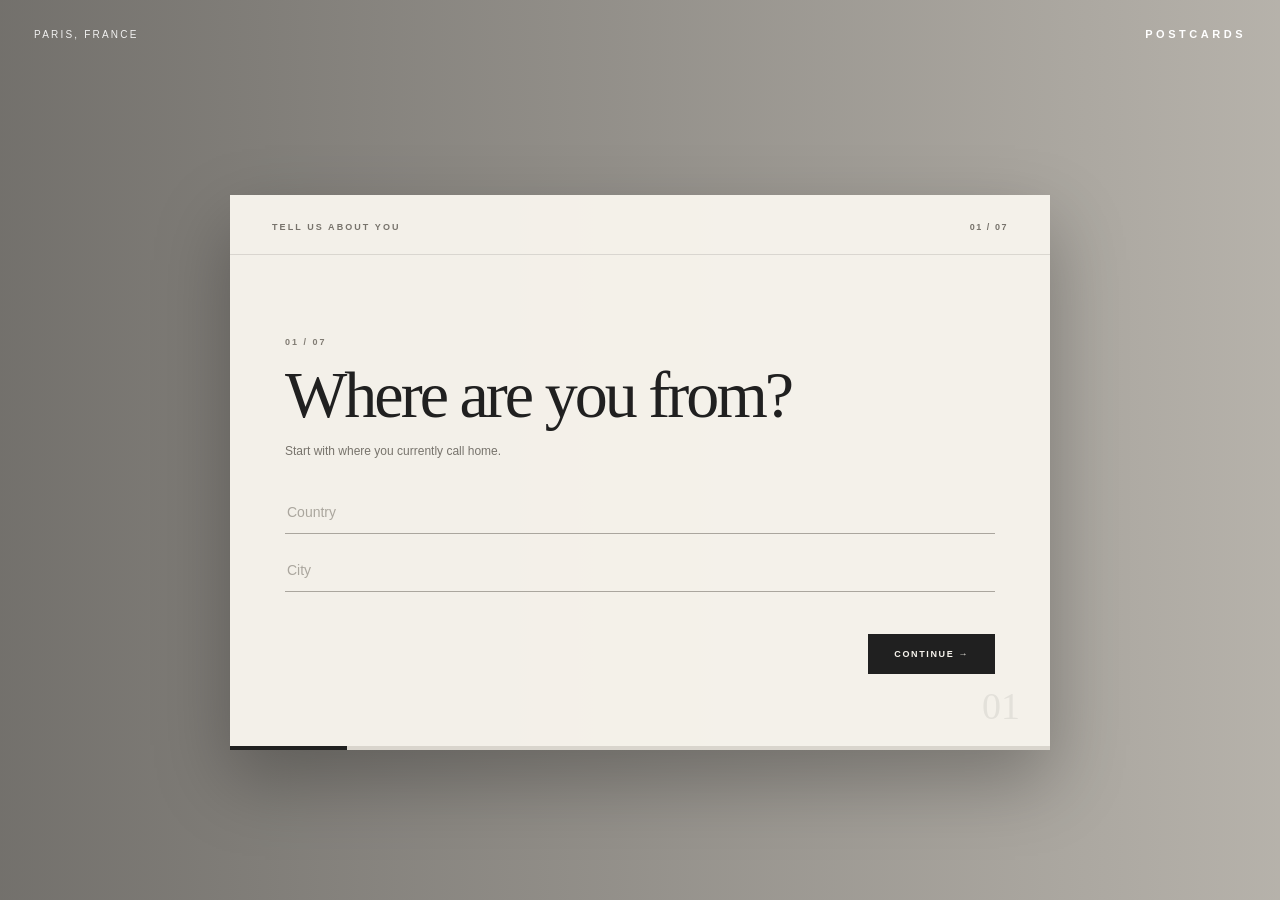
<file: onboarding.html>
<!DOCTYPE html>
<html lang="en">

<head>

    <meta charset="UTF-8">

    <meta
        name="viewport"
        content="width=device-width, initial-scale=1.0"
    >

    <title>Postcards — Tell Us About You</title>


    <style>

        /* =====================================================
           RESET
        ===================================================== */

        * {
            margin: 0;
            padding: 0;
            box-sizing: border-box;
        }


        html,
        body {
            width: 100%;
            min-height: 100%;
        }


        body {

            font-family:
                Arial,
                Helvetica,
                sans-serif;

            color: #202020;

            overflow-x: hidden;

            background: #e8e3da;
        }



        /* =====================================================
           WORLD BACKGROUND
        ===================================================== */

        .world {

            position: fixed;

            inset: 0;

            z-index: -5;

            overflow: hidden;

            background: #d8d3ca;
        }


        .background-image {

            position: absolute;

            inset: -4%;

            background-size: cover;

            background-position: center;

            opacity: 0;

            transform: scale(1.05);

            transition:
                opacity 1.5s ease,
                transform 8s ease;
        }


        .background-image.active {

            opacity: 1;

            transform: scale(1);
        }


        .world::after {

            content: "";

            position: absolute;

            inset: 0;

            background:
                linear-gradient(
                    90deg,
                    rgba(15, 15, 15, 0.50),
                    rgba(15, 15, 15, 0.17)
                );

            z-index: 3;

            pointer-events: none;
        }



        /* =====================================================
           TOP BAR
        ===================================================== */

        .top-bar {

            position: fixed;

            top: 0;

            left: 0;

            right: 0;

            padding:
                28px 34px;

            display: flex;

            align-items: center;

            justify-content: space-between;

            z-index: 20;

            color: white;
        }


        .location {

            font-size: 10px;

            letter-spacing: 0.22em;

            text-transform: uppercase;

            opacity: 0.9;
        }


        .logo {

            font-size: 11px;

            font-weight: 700;

            letter-spacing: 0.32em;

            text-transform: uppercase;
        }



        /* =====================================================
           MAIN
        ===================================================== */

        .main {

            min-height: 100vh;

            display: flex;

            align-items: center;

            justify-content: center;

            padding:
                95px 20px 50px;
        }



        /* =====================================================
           MAIN QUESTION CARD
        ===================================================== */

        .card {

            width:
                min(
                    820px,
                    94vw
                );

            min-height: 555px;

            background:
                rgba(
                    247,
                    244,
                    237,
                    0.97
                );

            box-shadow:
                0 30px 70px
                rgba(0,0,0,0.28);

            position: relative;

            overflow: hidden;

            display: flex;

            flex-direction: column;

            animation:
                cardEntrance
                0.8s
                cubic-bezier(.2,.8,.2,1)
                forwards;
        }


        @keyframes cardEntrance {

            from {

                opacity: 0;

                transform:
                    translateY(30px)
                    scale(0.98);
            }

            to {

                opacity: 1;

                transform:
                    translateY(0)
                    scale(1);
            }
        }



        /* =====================================================
           HEADER
        ===================================================== */

        .card-header {

            padding:
                27px 42px 22px;

            border-bottom:
                1px solid
                rgba(0,0,0,0.11);

            display: flex;

            align-items: center;

            justify-content: space-between;
        }


        .header-label {

            font-size: 9px;

            font-weight: 700;

            letter-spacing: 0.23em;

            text-transform: uppercase;

            color: #77736c;
        }


        .step-counter {

            font-size: 9px;

            font-weight: 700;

            letter-spacing: 0.17em;

            text-transform: uppercase;

            color: #77736c;
        }



        /* =====================================================
           CONTENT
        ===================================================== */

        .content {

            flex: 1;

            padding:
                45px 55px 35px;

            display: flex;

            flex-direction: column;

            justify-content: center;
        }


        .question-number {

            font-size: 9px;

            font-weight: 700;

            letter-spacing: 0.22em;

            text-transform: uppercase;

            color: #817c74;

            margin-bottom: 16px;
        }


        .question-title {

            font-family:
                Georgia,
                "Times New Roman",
                serif;

            font-size:
                clamp(
                    38px,
                    6vw,
                    66px
                );

            font-weight: 400;

            line-height: 0.96;

            letter-spacing:
                -0.045em;

            color: #202020;

            max-width: 680px;

            margin-bottom: 16px;
        }


        .question-description {

            font-size: 12px;

            line-height: 1.65;

            color: #77736c;

            max-width: 500px;

            margin-bottom: 29px;
        }



        /* =====================================================
           TEXT INPUTS
        ===================================================== */

        .input {

            width: 100%;

            padding:
                13px 2px;

            margin-bottom: 15px;

            border: none;

            border-bottom:
                1px solid
                #aaa69e;

            background:
                transparent;

            outline: none;

            font-family:
                Arial,
                Helvetica,
                sans-serif;

            font-size: 14px;

            color: #202020;

            transition:
                border-color 0.25s ease;
        }


        .input::placeholder {

            color: #aaa69e;
        }


        .input:focus {

            border-bottom:
                1px solid
                #202020;
        }



        /* =====================================================
           OPTIONS
        ===================================================== */

        .options {

            display: grid;

            grid-template-columns:
                repeat(
                    3,
                    1fr
                );

            gap: 9px;

            max-height: 225px;

            overflow-y: auto;

            padding-right: 4px;
        }


        .options::-webkit-scrollbar {

            width: 4px;
        }


        .options::-webkit-scrollbar-thumb {

            background:
                #aaa69e;
        }


        .option {

            position: relative;
        }


        .option input {

            position: absolute;

            opacity: 0;

            pointer-events: none;
        }


        .option label {

            display: flex;

            align-items: center;

            min-height: 48px;

            padding:
                11px 13px;

            border:
                1px solid
                #c9c5bd;

            background:
                rgba(
                    255,
                    255,
                    255,
                    0.35
                );

            cursor: pointer;

            font-size: 10px;

            line-height: 1.3;

            color: #55514b;

            transition:
                all 0.22s ease;
        }


        .option label:hover {

            border-color:
                #77736c;

            background:
                rgba(
                    255,
                    255,
                    255,
                    0.7
                );

            transform:
                translateY(-1px);
        }


        .option input:checked + label {

            background:
                #202020;

            border-color:
                #202020;

            color:
                #f7f4ed;

            transform:
                translateY(-1px);
        }



        /* =====================================================
           BUTTONS
        ===================================================== */

        .buttons {

            margin-top: 27px;

            display: flex;

            align-items: center;

            justify-content: space-between;
        }


        .back-button {

            border: none;

            background:
                transparent;

            font-size: 9px;

            font-weight: 700;

            letter-spacing: 0.18em;

            text-transform: uppercase;

            color: #77736c;

            cursor: pointer;

            padding: 8px 0;

            transition:
                color 0.2s ease;
        }


        .back-button:hover {

            color:
                #202020;
        }


        .continue-button {

            border:
                1px solid
                #202020;

            background:
                #202020;

            color:
                #f7f4ed;

            padding:
                14px 25px;

            font-size: 9px;

            font-weight: 700;

            letter-spacing: 0.18em;

            text-transform: uppercase;

            cursor: pointer;

            transition:
                all 0.25s ease;
        }


        .continue-button:hover {

            background:
                transparent;

            color:
                #202020;

            transform:
                translateY(-2px);
        }



        /* =====================================================
           PROGRESS BAR
        ===================================================== */

        .progress-container {

            height: 4px;

            width: 100%;

            background:
                #d9d5cd;
        }


        .progress {

            height: 100%;

            width: 14.28%;

            background:
                #202020;

            transition:
                width 0.5s ease;
        }



        /* =====================================================
           SUMMARY
        ===================================================== */

        .summary {

            display: none;

            flex: 1;

            padding:
                45px 55px 40px;

            flex-direction: column;

            justify-content: center;
        }


        .summary.active {

            display: flex;
        }


        .summary .question-number {

            margin-bottom: 17px;
        }


        .summary-title {

            font-family:
                Georgia,
                "Times New Roman",
                serif;

            font-size:
                clamp(
                    42px,
                    6vw,
                    68px
                );

            font-weight: 400;

            line-height: 0.95;

            letter-spacing:
                -0.045em;

            margin-bottom: 14px;
        }


        .summary-subtitle {

            font-size: 12px;

            line-height: 1.6;

            color: #77736c;

            margin-bottom: 25px;
        }


        .summary-box {

            padding:
                20px 22px;

            border:
                1px solid
                #cbc7bf;

            background:
                rgba(
                    255,
                    255,
                    255,
                    0.35
                );

            font-size: 10px;

            line-height: 1.8;

            color: #66615a;

            margin-bottom: 24px;

            max-height: 180px;

            overflow-y: auto;
        }


        .summary-box strong {

            color:
                #202020;

            font-size: 8px;

            letter-spacing:
                0.14em;
        }



        /* =====================================================
           DECORATIVE NUMBER
        ===================================================== */

        .corner-number {

            position: absolute;

            right: 30px;

            bottom: 25px;

            font-family:
                Georgia,
                serif;

            font-size: 38px;

            line-height: 1;

            color:
                rgba(
                    32,
                    32,
                    32,
                    0.08
                );

            pointer-events: none;
        }



        /* =====================================================
           RESPONSIVE
        ===================================================== */

        @media (max-width: 760px) {

            .main {

                padding:
                    90px 15px 35px;
            }


            .card {

                width: 95vw;

                min-height:
                    600px;
            }


            .card-header {

                padding:
                    22px 25px 18px;
            }


            .content {

                padding:
                    35px 28px 30px;
            }


            .options {

                grid-template-columns:
                    repeat(
                        2,
                        1fr
                    );

                max-height:
                    260px;
            }


            .question-title {

                font-size:
                    clamp(
                        38px,
                        10vw,
                        55px
                    );
            }


            .summary {

                padding:
                    35px 28px;
            }
        }


        @media (max-width: 480px) {

            .top-bar {

                padding:
                    20px;
            }


            .location {

                font-size: 8px;

                letter-spacing:
                    0.15em;
            }


            .logo {

                font-size: 9px;

                letter-spacing:
                    0.23em;
            }


            .card {

                min-height:
                    650px;
            }


            .options {

                grid-template-columns:
                    1fr;

                max-height:
                    260px;
            }


            .option label {

                min-height:
                    44px;
            }


            .buttons {

                margin-top:
                    20px;
            }


            .continue-button {

                padding:
                    13px 18px;
            }
        }

    </style>

</head>


<body>


    <!-- =====================================================
         CHANGING WORLD BACKGROUND
    ====================================================== -->

    <div class="world">

        <div
            class="background-image active"
            id="backgroundA"
        ></div>


        <div
            class="background-image"
            id="backgroundB"
        ></div>

    </div>



    <!-- =====================================================
         TOP BAR
    ====================================================== -->

    <header class="top-bar">

        <div
            class="location"
            id="location"
        >
            Paris, France
        </div>


        <div class="logo">
            POSTCARDS
        </div>

    </header>



    <!-- =====================================================
         MAIN
    ====================================================== -->

    <main class="main">


        <section class="card">


            <!-- HEADER -->

            <div class="card-header">

                <div class="header-label">
                    Tell us about you
                </div>


                <div
                    class="step-counter"
                    id="stepCounter"
                >
                    01 / 07
                </div>

            </div>



            <!-- QUESTIONS -->

            <div
                class="content"
                id="questionContent"
            >

            </div>



            <!-- SUMMARY -->

            <div
                class="summary"
                id="summary"
            >

                <div class="question-number">
                    YOUR POSTCARD
                </div>


                <h1 class="summary-title">
                    Your journey<br>
                    starts here.
                </h1>


                <p class="summary-subtitle">
                    We've got a better idea of what
                    you're looking for.
                </p>


                <div
                    class="summary-box"
                    id="summaryBox"
                ></div>


                <button
                    class="continue-button"
                    id="finishButton"
                >
                    Explore my universities →
                </button>

            </div>



            <!-- DECORATIVE NUMBER -->

            <div
                class="corner-number"
                id="cornerNumber"
            >
                01
            </div>



            <!-- PROGRESS -->

            <div class="progress-container">

                <div
                    class="progress"
                    id="progress"
                ></div>

            </div>


        </section>


    </main>



    <script>

        /* =====================================================
           QUESTION DATA
        ===================================================== */

        const questions = [

            {
                title:
                    "Where are you from?",

                description:
                    "Start with where you currently call home.",

                type:
                    "location"
            },


            {
                title:
                    "Where could you see yourself studying?",

                description:
                    "Choose the places you'd like to explore. You can select more than one.",

                type:
                    "countries",

                multiple:
                    true,

                options: [

                    "United States",
                    "Canada",
                    "United Kingdom",
                    "Spain",
                    "France",
                    "Italy",
                    "Germany",
                    "Netherlands",
                    "Australia",
                    "Japan",
                    "South Korea",
                    "Singapore",
                    "Mexico",
                    "Other"

                ]
            },


            {
                title:
                    "What would you like to study?",

                description:
                    "Don't worry if you haven't decided yet.",

                type:
                    "study",

                multiple:
                    true,

                options: [

                    "Business & Economics",
                    "Engineering & Technology",
                    "Medicine & Health",
                    "Arts & Design",
                    "Communication & Media",
                    "Social Sciences",
                    "Law",
                    "Education",
                    "Science",
                    "Architecture",
                    "I'm not sure yet"

                ]
            },


            {
                title:
                    "What matters most to you?",

                description:
                    "Choose the factors that could influence your decision.",

                type:
                    "priorities",

                multiple:
                    true,

                options: [

                    "Tuition",
                    "Scholarships",
                    "Academic reputation",
                    "Location",
                    "Campus life",
                    "Career opportunities",
                    "Internships",
                    "Research opportunities",
                    "Student diversity",
                    "University size",
                    "Housing",
                    "Distance from home"

                ]
            },


            {
                title:
                    "What kind of place feels like home?",

                description:
                    "Choose the environments you'd enjoy living in.",

                type:
                    "environment",

                multiple:
                    true,

                options: [

                    "Big city",
                    "Small city",
                    "Small town",
                    "Warm climate",
                    "Cold climate",
                    "Coastal",
                    "Urban",
                    "Nature",
                    "Fast-paced",
                    "Quiet"

                ]
            },


            {
                title:
                    "What makes you, you?",

                description:
                    "Choose a few interests so we can personalize your experience.",

                type:
                    "interests",

                multiple:
                    true,

                options: [

                    "Reading",
                    "Photography",
                    "Travel",
                    "Music",
                    "Sports",
                    "Technology",
                    "Business",
                    "Art",
                    "Fashion",
                    "Cooking",
                    "Animals",
                    "Environment",
                    "Movies",
                    "Gaming",
                    "Volunteering"

                ]
            },


            {
                title:
                    "Do you already have universities in mind?",

                description:
                    "Optional. You can always discover and save universities later.",

                type:
                    "universities"
            }

        ];



        /* =====================================================
           VARIABLES
        ===================================================== */

        let currentQuestion = 0;

        const answers = {};



        /* =====================================================
           ELEMENTS
        ===================================================== */

        const questionContent =
            document.getElementById(
                "questionContent"
            );


        const summary =
            document.getElementById(
                "summary"
            );


        const summaryBox =
            document.getElementById(
                "summaryBox"
            );


        const stepCounter =
            document.getElementById(
                "stepCounter"
            );


        const progress =
            document.getElementById(
                "progress"
            );


        const cornerNumber =
            document.getElementById(
                "cornerNumber"
            );


        const locationText =
            document.getElementById(
                "location"
            );


        const backgroundA =
            document.getElementById(
                "backgroundA"
            );


        const backgroundB =
            document.getElementById(
                "backgroundB"
            );



        /* =====================================================
           DESTINATIONS
        ===================================================== */

        const destinations = [

            {
                name:
                    "Paris, France",

                image:
                    "https://images.unsplash.com/photo-1499856871958-5b9627545d1a?auto=format&fit=crop&w=2200&q=90"
            },


            {
                name:
                    "Tokyo, Japan",

                image:
                    "https://images.unsplash.com/photo-1513407030348-c983a97b98d8?auto=format&fit=crop&w=2200&q=90"
            },


            {
                name:
                    "New York, USA",

                image:
                    "https://images.unsplash.com/photo-1496588152823-86ff7695e68f?auto=format&fit=crop&w=2200&q=90"
            },


            {
                name:
                    "Barcelona, Spain",

                image:
                    "https://images.unsplash.com/photo-1539037116277-4db20889f2d4?auto=format&fit=crop&w=2200&q=90"
            },


            {
                name:
                    "Seoul, South Korea",

                image:
                    "https://images.unsplash.com/photo-1538485399081-7c8979d1d5f1?auto=format&fit=crop&w=2200&q=90"
            },


            {
                name:
                    "Santorini, Greece",

                image:
                    "https://images.unsplash.com/photo-1570077188670-e3a8d69ac5ff?auto=format&fit=crop&w=2200&q=90"
            },


            {
                name:
                    "London, England",

                image:
                    "https://images.unsplash.com/photo-1513635269975-59663e0ac1ad?auto=format&fit=crop&w=2200&q=90"
            },


            {
                name:
                    "Rome, Italy",

                image:
                    "https://images.unsplash.com/photo-1529260830199-42c24126f198?auto=format&fit=crop&w=2200&q=90"
            }

        ];


        let currentDestination = 0;

        let showingA = true;



        /* =====================================================
           BACKGROUND FUNCTIONS
        ===================================================== */

        function preloadImages() {

            destinations.forEach(
                destination => {

                    const image =
                        new Image();

                    image.src =
                        destination.image;

                }
            );

        }


        function setInitialBackground() {

            backgroundA.style.backgroundImage =
                `url("${destinations[0].image}")`;

            locationText.textContent =
                destinations[0].name;

        }


        function changeDestination() {

            currentDestination++;

            if (
                currentDestination >=
                destinations.length
            ) {

                currentDestination = 0;

            }


            const destination =
                destinations[
                    currentDestination
                ];


            const nextBackground =
                showingA
                    ? backgroundB
                    : backgroundA;


            const oldBackground =
                showingA
                    ? backgroundA
                    : backgroundB;


            nextBackground.style.backgroundImage =
                `url("${destination.image}")`;


            const image =
                new Image();


            image.onload =
                function() {

                    nextBackground.classList.add(
                        "active"
                    );


                    oldBackground.classList.remove(
                        "active"
                    );


                    showingA =
                        !showingA;


                    locationText.textContent =
                        destination.name;

                };


            image.src =
                destination.image;

        }


        setInitialBackground();

        preloadImages();


        setInterval(
            changeDestination,
            7000
        );



        /* =====================================================
           RENDER QUESTION
        ===================================================== */

        function renderQuestion() {

            const question =
                questions[currentQuestion];


            questionContent.innerHTML = "";


            questionContent.style.display =
                "flex";


            summary.classList.remove(
                "active"
            );


            /* QUESTION NUMBER */

            const number =
                document.createElement(
                    "div"
                );


            number.className =
                "question-number";


            number.textContent =
                `0${currentQuestion + 1} / 07`;


            /* TITLE */

            const title =
                document.createElement(
                    "h1"
                );


            title.className =
                "question-title";


            title.textContent =
                question.title;


            /* DESCRIPTION */

            const description =
                document.createElement(
                    "p"
                );


            description.className =
                "question-description";


            description.textContent =
                question.description;


            questionContent.appendChild(
                number
            );


            questionContent.appendChild(
                title
            );


            questionContent.appendChild(
                description
            );



            /* =================================================
               LOCATION
            ================================================= */

            if (
                question.type ===
                "location"
            ) {

                questionContent.innerHTML += `

                    <input
                        class="input"
                        id="country"
                        type="text"
                        placeholder="Country"
                        value="${answers.country || ""}"
                    >

                    <input
                        class="input"
                        id="city"
                        type="text"
                        placeholder="City"
                        value="${answers.city || ""}"
                    >

                `;

            }



            /* =================================================
               UNIVERSITIES
            ================================================= */

            else if (
                question.type ===
                "universities"
            ) {

                questionContent.innerHTML += `

                    <input
                        class="input"
                        id="universities"
                        type="text"
                        placeholder="e.g. NYU, Bocconi, UBC..."
                        value="${answers.universities || ""}"
                    >

                `;

            }



            /* =================================================
               OPTIONS
            ================================================= */

            else {

                const options =
                    document.createElement(
                        "div"
                    );


                options.className =
                    "options";


                question.options.forEach(
                    (option, index) => {

                        const wrapper =
                            document.createElement(
                                "div"
                            );


                        wrapper.className =
                            "option";


                        const id =
                            `option-${currentQuestion}-${index}`;


                        const input =
                            document.createElement(
                                "input"
                            );


                        input.type =
                            question.multiple
                                ? "checkbox"
                                : "radio";


                        input.name =
                            question.type;


                        input.id =
                            id;


                        input.value =
                            option;


                        const previous =
                            answers[
                                question.type
                            ];


                        if (
                            Array.isArray(
                                previous
                            ) &&
                            previous.includes(
                                option
                            )
                        ) {

                            input.checked =
                                true;

                        }


                        const label =
                            document.createElement(
                                "label"
                            );


                        label.htmlFor =
                            id;


                        label.textContent =
                            option;


                        wrapper.appendChild(
                            input
                        );


                        wrapper.appendChild(
                            label
                        );


                        options.appendChild(
                            wrapper
                        );

                    }
                );


                questionContent.appendChild(
                    options
                );

            }



            /* =================================================
               BUTTONS
            ================================================= */

            const buttons =
                document.createElement(
                    "div"
                );


            buttons.className =
                "buttons";


            if (
                currentQuestion > 0
            ) {

                const back =
                    document.createElement(
                        "button"
                    );


                back.className =
                    "back-button";


                back.type =
                    "button";


                back.textContent =
                    "← Back";


                back.onclick =
                    previousQuestion;


                buttons.appendChild(
                    back
                );

            }


            else {

                const spacer =
                    document.createElement(
                        "div"
                    );


                buttons.appendChild(
                    spacer
                );

            }


            const continueButton =
                document.createElement(
                    "button"
                );


            continueButton.className =
                "continue-button";


            continueButton.type =
                "button";


            continueButton.textContent =
                currentQuestion ===
                questions.length - 1
                    ? "Finish →"
                    : "Continue →";


            continueButton.onclick =
                nextQuestion;


            buttons.appendChild(
                continueButton
            );


            questionContent.appendChild(
                buttons
            );



            /* =================================================
               PROGRESS
            ================================================= */

            const percentage =
                (
                    (currentQuestion + 1)
                    /
                    questions.length
                ) * 100;


            progress.style.width =
                `${percentage}%`;


            stepCounter.textContent =
                `0${currentQuestion + 1} / 07`;


            cornerNumber.textContent =
                `0${currentQuestion + 1}`;

        }



        /* =====================================================
           SAVE ANSWER
        ===================================================== */

        function saveAnswer() {

            const question =
                questions[currentQuestion];


            if (
                question.type ===
                "location"
            ) {

                const country =
                    document.getElementById(
                        "country"
                    ).value.trim();


                const city =
                    document.getElementById(
                        "city"
                    ).value.trim();


                answers.country =
                    country;


                answers.city =
                    city;

            }


            else if (
                question.type ===
                "universities"
            ) {

                answers.universities =
                    document.getElementById(
                        "universities"
                    ).value.trim();

            }


            else {

                const selected =
                    [
                        ...document.querySelectorAll(
                            `input[name="${question.type}"]:checked`
                        )
                    ].map(
                        input =>
                            input.value
                    );


                answers[
                    question.type
                ] =
                    selected;

            }


            localStorage.setItem(
                "postcardsAnswers",
                JSON.stringify(
                    answers
                )
            );

        }



        /* =====================================================
           NEXT
        ===================================================== */

        function nextQuestion() {

            saveAnswer();


            if (
                currentQuestion <
                questions.length - 1
            ) {

                currentQuestion++;

                renderQuestion();

            }


            else {

                showSummary();

            }

        }



        /* =====================================================
           BACK
        ===================================================== */

        function previousQuestion() {

            saveAnswer();


            currentQuestion--;


            renderQuestion();

        }



        /* =====================================================
           SUMMARY
        ===================================================== */

        function showSummary() {

            questionContent.style.display =
                "none";


            summary.classList.add(
                "active"
            );


            stepCounter.textContent =
                "READY";


            cornerNumber.textContent =
                "08";


            progress.style.width =
                "100%";


            const interests =
                answers.interests?.join(
                    ", "
                ) ||
                "Still discovering";


            const study =
                answers.study?.join(
                    ", "
                ) ||
                "Still exploring";


            const countries =
                answers.countries?.join(
                    ", "
                ) ||
                "Open to possibilities";


            const priorities =
                answers.priorities?.join(
                    ", "
                ) ||
                "We'll discover them together";


            summaryBox.innerHTML = `

                <strong>HOME</strong><br>

                ${
                    answers.city ||
                    "Your city"
                },
                ${
                    answers.country ||
                    "Your country"
                }

                <br><br>


                <strong>PLACES TO EXPLORE</strong><br>

                ${countries}

                <br><br>


                <strong>FIELD OF STUDY</strong><br>

                ${study}

                <br><br>


                <strong>WHAT MATTERS TO YOU</strong><br>

                ${priorities}

                <br><br>


                <strong>INTERESTS</strong><br>

                ${interests}

            `;

        }



        /* =====================================================
           FINISH
        ===================================================== */

        document
            .getElementById(
                "finishButton"
            )
            .addEventListener(
                "click",
                function() {

                    window.location.href =
                        "discover.html";

                }
            );



        /* =====================================================
           LOAD SAVED ANSWERS
        ===================================================== */

        const savedAnswers =
            localStorage.getItem(
                "postcardsAnswers"
            );


        if (savedAnswers) {

            try {

                Object.assign(
                    answers,
                    JSON.parse(
                        savedAnswers
                    )
                );

            }

            catch (error) {

                console.log(
                    "Starting a new questionnaire."
                );

            }

        }



        /* =====================================================
           START
        ===================================================== */

        renderQuestion();

    </script>

</body>

</html>
</file>
